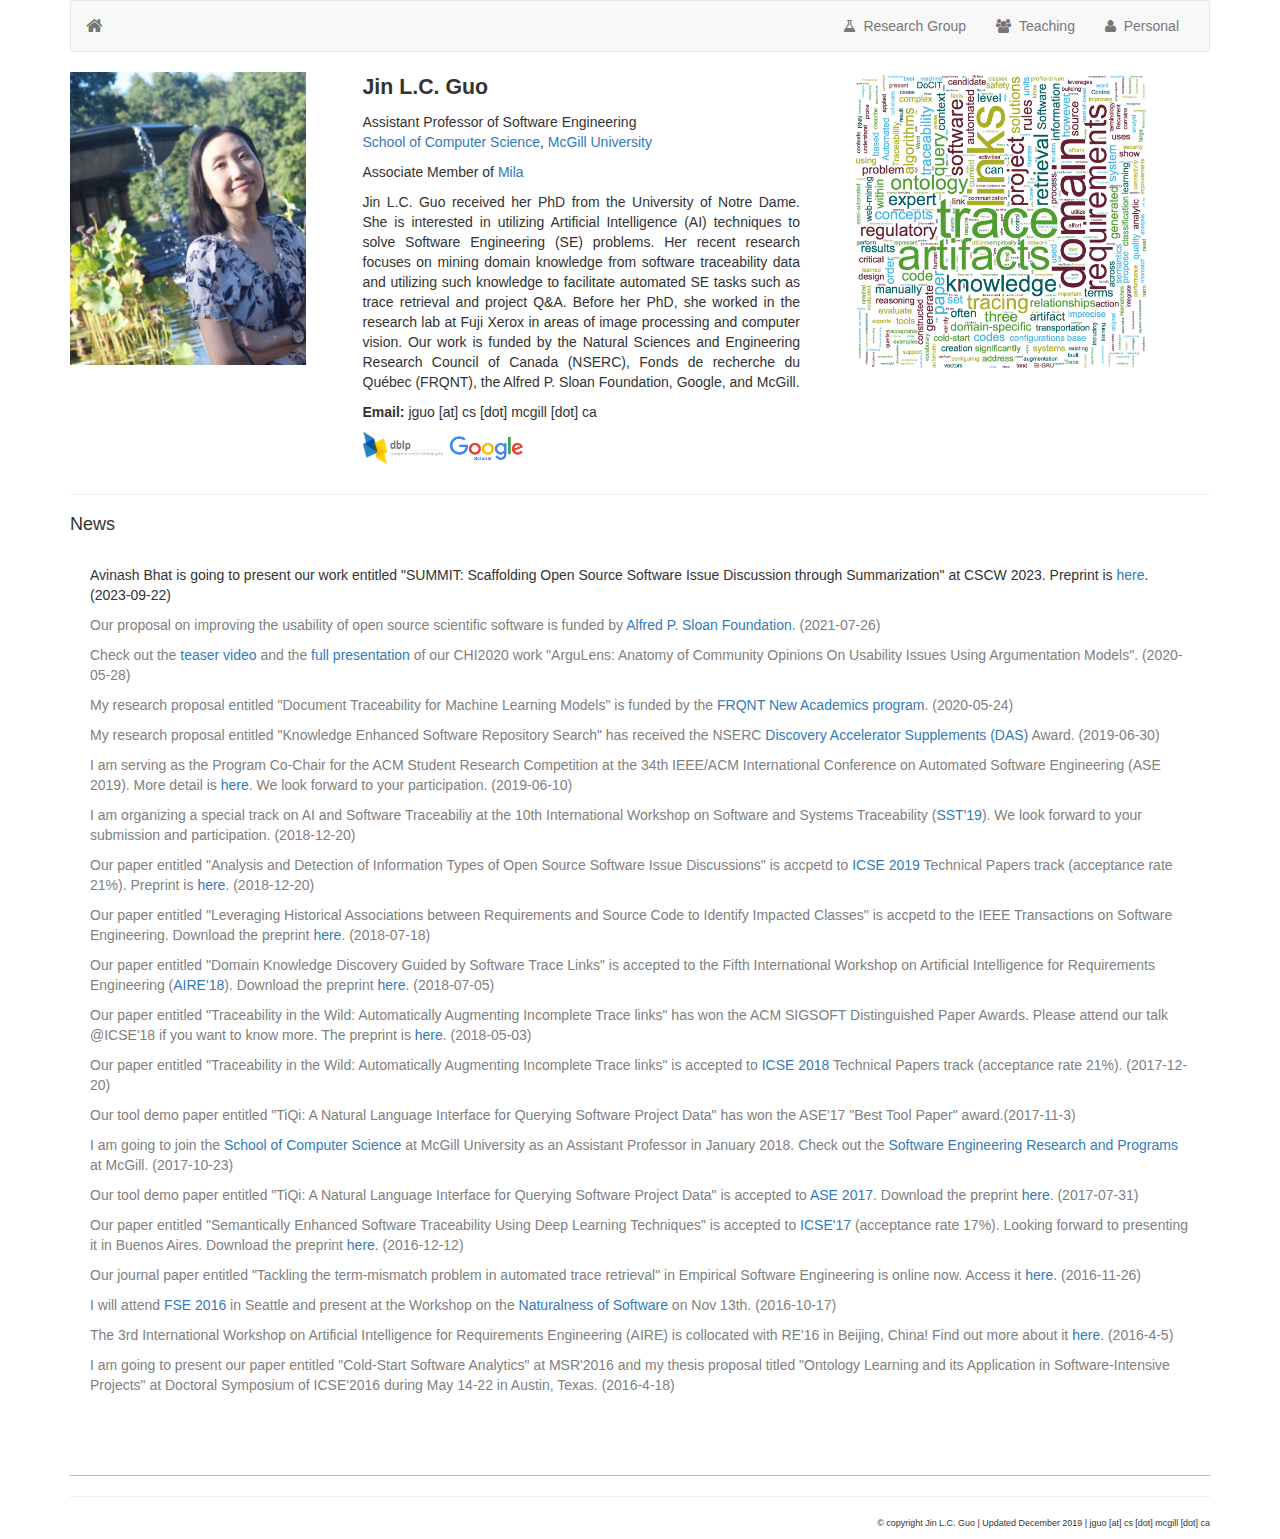
<file: index.html>
<!DOCTYPE html>
<html lang="en">
	<head>
		<meta charset="utf-8">
		<meta http-equiv="X-UA-Compatible" content="IE=edge">
		<meta name="viewport" content="width=device-width, initial-scale=1">
		<title>Jin L.C. Guo | SE Researcher</title>

		<link href="css/bootstrap.min.css" rel="stylesheet">
		<link href="css/font-awesome.min.css" rel="stylesheet">
		<link href="css/maincss.css" rel="stylesheet">

		<!-- HTML5 Shim and Respond.js IE8 support of HTML5 elements and media queries -->
		<!-- WARNING: Respond.js doesn't work if you view the page via file:// -->
	    	<!--[if lt IE 9]>
	   		   	<script src="https://oss.maxcdn.com/libs/html5shiv/3.7.0/html5shiv.js"></script>
	      		<script src="https://oss.maxcdn.com/libs/respond.js/1.4.2/respond.min.js"></script>
	    	<![endif]-->
  	</head>
  	<body>
  		<div class="container">
				<nav class="navbar navbar-default">
						<div class="container-fluid">
							<!-- Brand and toggle get grouped for better mobile display -->
							<div class="navbar-header">
								<button type="button" class="navbar-toggle collapsed" data-toggle="collapse" data-target="#navbar-responsive-collapse" aria-expanded="false">
									<span class="sr-only">Toggle navigation</span>
									<span class="icon-bar"></span>
									<span class="icon-bar"></span>
									<span class="icon-bar"></span>
								</button>
								<a class="navbar-brand" href="index.html">
									<i class="fa fa-home"></i> &nbsp;
								</a>
							</div>
		
							<!-- Collect the nav links, forms, and other content for toggling -->
							<div class="collapse navbar-collapse" id="navbar-responsive-collapse">
								<ul class="nav navbar-nav navbar-right">		
									<li><a href="lab.html"><i class="fa fa-flask"></i> &nbsp;Research Group</a></li>		
									<li><a href="teaching.html"><i class="fa fa-users"></i> &nbsp;Teaching</a></li>
									<li><a href="personal.html"><i class="fa fa-user"></i> &nbsp;Personal</a></li>
								</ul>
							</div><!-- /.navbar-collapse -->
						</div><!-- /.container-fluid -->
					</nav>

			<div class="row main-content">
				<div class="col-xs-4 col-sm-4 col-lg-3">
					<img src="img/Jin.jpg" width="90%" alt="Jin's profile picture">
				</div>
				<div class="col-sm-5 col-lg-4 col-lg-push-5 hidden-xs">
					<img src="img/wordcloud_Jin.png" width="83%" class="word-cloud" alt="Jin's word cloud">
				</div>
				<div class="col-xs-8 col-sm-12 col-lg-5 col-lg-pull-4">
				<p><span STYLE="font-size: 16pt"><strong>Jin L.C. Guo</strong></p>
				<p>Assistant Professor of Software Engineering<br><a href="http://www.cs.mcgill.ca/" target="_blank">School of Computer Science</a>, <a href="http://www.mcgill.ca" target="_blank">McGill University</a></p>
				<p>Associate Member of <a href="https://mila.quebec" target="_blank">Mila</a></p>
				<p  class="text-intro">Jin L.C. Guo received her PhD from the University of Notre Dame.  She is interested in utilizing Artificial Intelligence (AI) techniques to solve Software Engineering (SE) problems. Her recent research focuses on mining domain knowledge from software traceability data and utilizing such knowledge to facilitate automated SE tasks such as trace retrieval and project Q&A. Before her PhD, she worked in the research lab at Fuji Xerox in areas of image processing and computer vision. 
					Our work is funded by the Natural Sciences and Engineering Research Council of Canada (NSERC), Fonds de recherche du Québec (FRQNT), the Alfred P. Sloan Foundation, Google, and McGill. 
				</p>
				<p><strong>Email:</strong> jguo [at] cs [dot] mcgill [dot] ca
					 &nbsp; &nbsp;
						<p><a href="http://dblp.uni-trier.de/pers/hd/g/Guo_0004:Jin" target="_blank">
							<img src="img/icon/dblp.png"  alt="dblp icon" style="width:80px"</i>
						</a>
						<a href="https://scholar.google.ca/citations?user=6AbFevoAAAAJ&hl=en" target="_blank">
							<img src="img/icon/Google_Scholar.png"  alt="gscholar icon" style="width:80px"</i>
						</a></p>
					<p>
				</div>

				<div class="col-xs-12">
					<hr>
					<h4 class="likesectionHead" id="news">News</h4>
					<div class="sectionContent">
					<p> Avinash Bhat is going to present our work entitled "SUMMIT: Scaffolding Open Source Software Issue Discussion through Summarization" at CSCW 2023. Preprint is <a href="https://arxiv.org/pdf/2308.02780.pdf" target="blank">here</a>. (2023-09-22)</p>	
	
						<font color = "gray"><p> Our proposal on improving the usability of open source scientific software is funded by <a href="https://sloan.org/grant-detail/9591" target="blank">Alfred P. Sloan Foundation</a>. (2021-07-26) </p>	
					<p> Check out the <a href="https://youtu.be/r3bNFj5UipE" target="blank">teaser video</a> and the <a href="https://youtu.be/Z_g44DBXrmg" target="blank">full presentation</a> of our CHI2020 work "ArguLens: Anatomy of Community Opinions On Usability Issues Using Argumentation Models". (2020-05-28)</p>	
					<p> My research proposal entitled "Document Traceability for Machine Learning Models" is funded by the <a href="http://www.frqnt.gouv.qc.ca/en/bourses-et-subventions/consulter-les-programmes-remplir-une-demande/bourse/research-support-for-new-academics-bwo7dhlk1561656351739" target="_blank">FRQNT New Academics program</a>. (2020-05-24)</p>	
					<p>My research proposal entitled "Knowledge Enhanced Software Repository Search" has received the NSERC <a href="http://www.nserc-crsng.gc.ca/NSERC-CRSNG/FundingDecisions-DecisionsFinancement/DiscoveryAcceleratorSupplements-SupplementsAccelerationDecouverte/index_eng.asp?Year=2019" target="_blank">Discovery Accelerator Supplements (DAS)</a> Award. (2019-06-30)</p>	
					<p>I am serving as the Program Co-Chair for the ACM Student Research Competition at the 34th IEEE/ACM International Conference on Automated Software Engineering (ASE 2019). More detail is <a href="https://2019.ase-conferences.org/track/ase-2019-Student-Research-Competition" target="_blank">here</a>. We look forward to your participation. (2019-06-10)</p>
					<p>I am organizing a special track on AI and Software Traceabiliy at the 10th International Workshop on Software and Systems Traceability (<a href="https://sst2019.chalmers.se/special-track/" target="_blank">SST'19</a>). We look forward to your submission and participation. (2018-12-20)</p>	
					<p>Our paper entitled "Analysis and Detection of Information Types of Open Source Software Issue Discussions" is accpetd to <a href="https://2019.icse-conferences.org/" target="_blank">ICSE 2019</a> Technical Papers track  (acceptance rate 21%). Preprint is <a href="https://arxiv.org/abs/1902.07093" target="_blank">here</a>. (2018-12-20)</p>
					<p>Our paper entitled "Leveraging Historical Associations between Requirements and Source Code to Identify Impacted Classes" is accpetd to the IEEE Transactions on Software Engineering.  Download the preprint <a href="https://arxiv.org/pdf/1808.06359.pdf" target="_blank">here</a>. (2018-07-18)</p>
					<p>Our paper entitled "Domain Knowledge Discovery Guided by Software Trace Links" is accepted to the Fifth International Workshop on Artificial Intelligence for Requirements Engineering (<a href="http://aire18.aset.tu-berlin.de" target="_blank">AIRE'18</a>). Download the preprint <a href="https://arxiv.org/pdf/1808.05209.pdf" target="_blank">here</a>. (2018-07-05)</p>
					<p>Our paper entitled "Traceability in the Wild: Automatically Augmenting Incomplete Trace links" has won the ACM SIGSOFT Distinguished Paper Awards. Please attend our talk @ICSE'18 if you want to know more. The preprint is <a href="https://arxiv.org/abs/1804.02433" target="_blank">here</a>. (2018-05-03)</p>
					<p>Our paper entitled "Traceability in the Wild: Automatically Augmenting Incomplete Trace links" is accepted to <a href="https://www.icse2018.org" target="_blank">ICSE 2018</a> Technical Papers track  (acceptance rate 21%). (2017-12-20)</p>
					<p>Our tool demo paper entitled "TiQi:  A Natural Language Interface for Querying Software Project Data" has won the  ASE'17 "Best Tool Paper" award.(2017-11-3)</p>
					<p>I am going to join the <a href="http://www.cs.mcgill.ca/" target="_blank">School of Computer Science</a> at McGill University as an Assistant Professor in January 2018. Check out the <a href="http://softeng.mcgill.ca" target="_blank">Software Engineering Research and Programs</a> at McGill. (2017-10-23)</p>
					<p>Our tool demo paper entitled "TiQi:  A Natural Language Interface for Querying Software Project Data" is accepted to <a href="http://ase2017.org" target="_blank">ASE 2017</a>. Download the preprint <a href="resources/papers/ASE17_demo_preprint.pdf" target="_blank">here</a>. (2017-07-31)</p>
					<p>Our paper entitled "Semantically Enhanced Software Traceability Using Deep Learning Techniques" is accepted to <a href="http://icse2017.gatech.edu" target="_blank">ICSE'17</a> (acceptance rate 17%). Looking forward to presenting it in Buenos Aires. Download the preprint <a href="resources/papers/ICSE2017_JIN_Preprint.pdf" target="_blank">here</a>. (2016-12-12)</p>
					<p>Our journal paper entitled "Tackling the term-mismatch problem in automated trace retrieval" in Empirical Software Engineering is online now. Access it  <a href="http://rdcu.be/m0rq" target="_blank">here</a>. (2016-11-26)</p>
					<p>I will attend  <a href="https://www.cs.ucdavis.edu/fse2016/" target="_blank">FSE 2016</a> in Seattle and present at the Workshop on the <a href = "http://nlse-fse.github.io" target="_blank">Naturalness of Software</a> on Nov 13th. (2016-10-17)</p>
					<p>The 3rd International Workshop on Artificial Intelligence for Requirements Engineering (AIRE) is collocated with RE'16 in Beijing, China! Find out more about it <a href="http://sarec.nd.edu/aire16/index.html" target="_blank">here</a>. (2016-4-5)</p>
					<p>I am going to present our paper entitled "Cold-Start Software Analytics" at MSR'2016 and my thesis proposal titled "Ontology Learning and its Application in Software-Intensive Projects" at Doctoral Symposium of ICSE'2016 during May 14-22 in Austin, Texas. (2016-4-18)</p> </font>
					</div>
				</div>
			</div>

			<footer>
				<hr>
				<p class="text-right copyright">&copy; copyright Jin L.C. Guo | Updated December 2019
				| jguo [at] cs [dot] mcgill [dot] ca<p>
			</footer>
		</div>

    	<script src="js/jquery.min.js"></script>
    	<script src="js/bootstrap.min.js"></script>

  	</body>
</html>
</file>
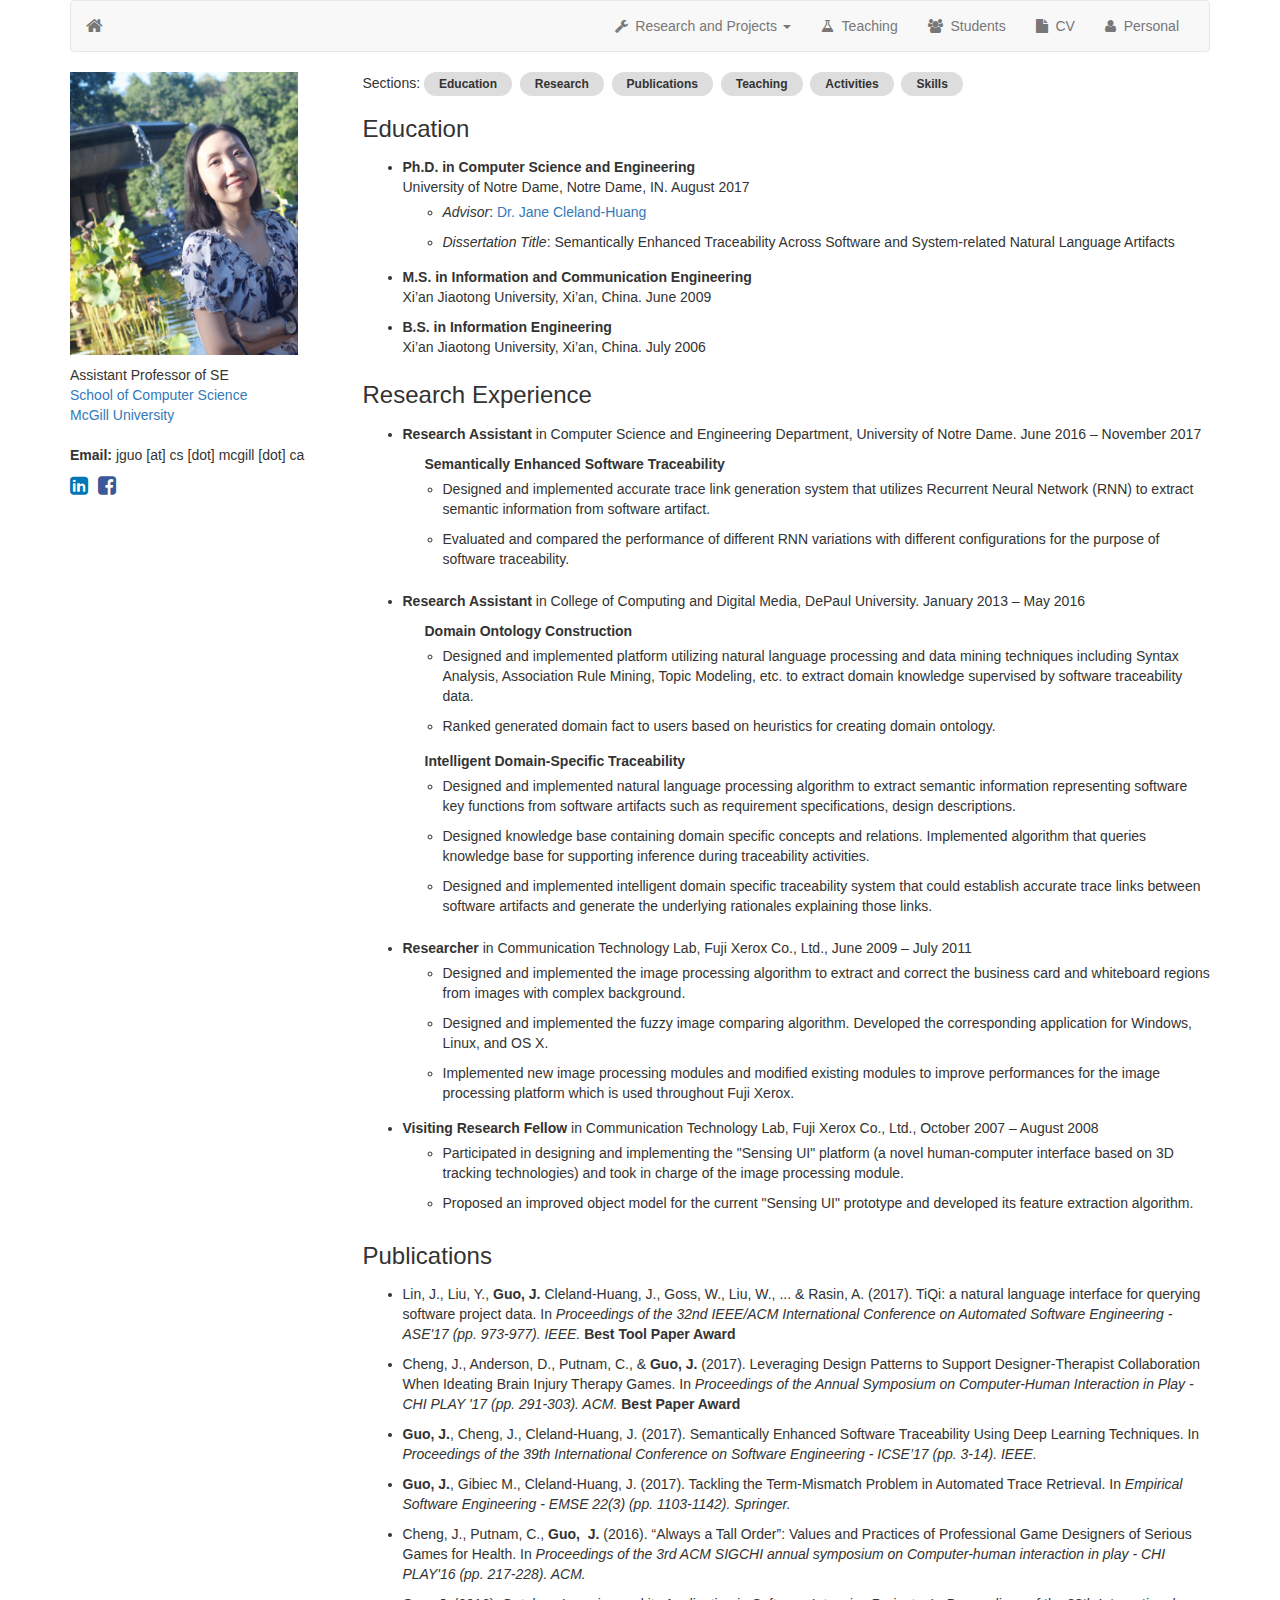
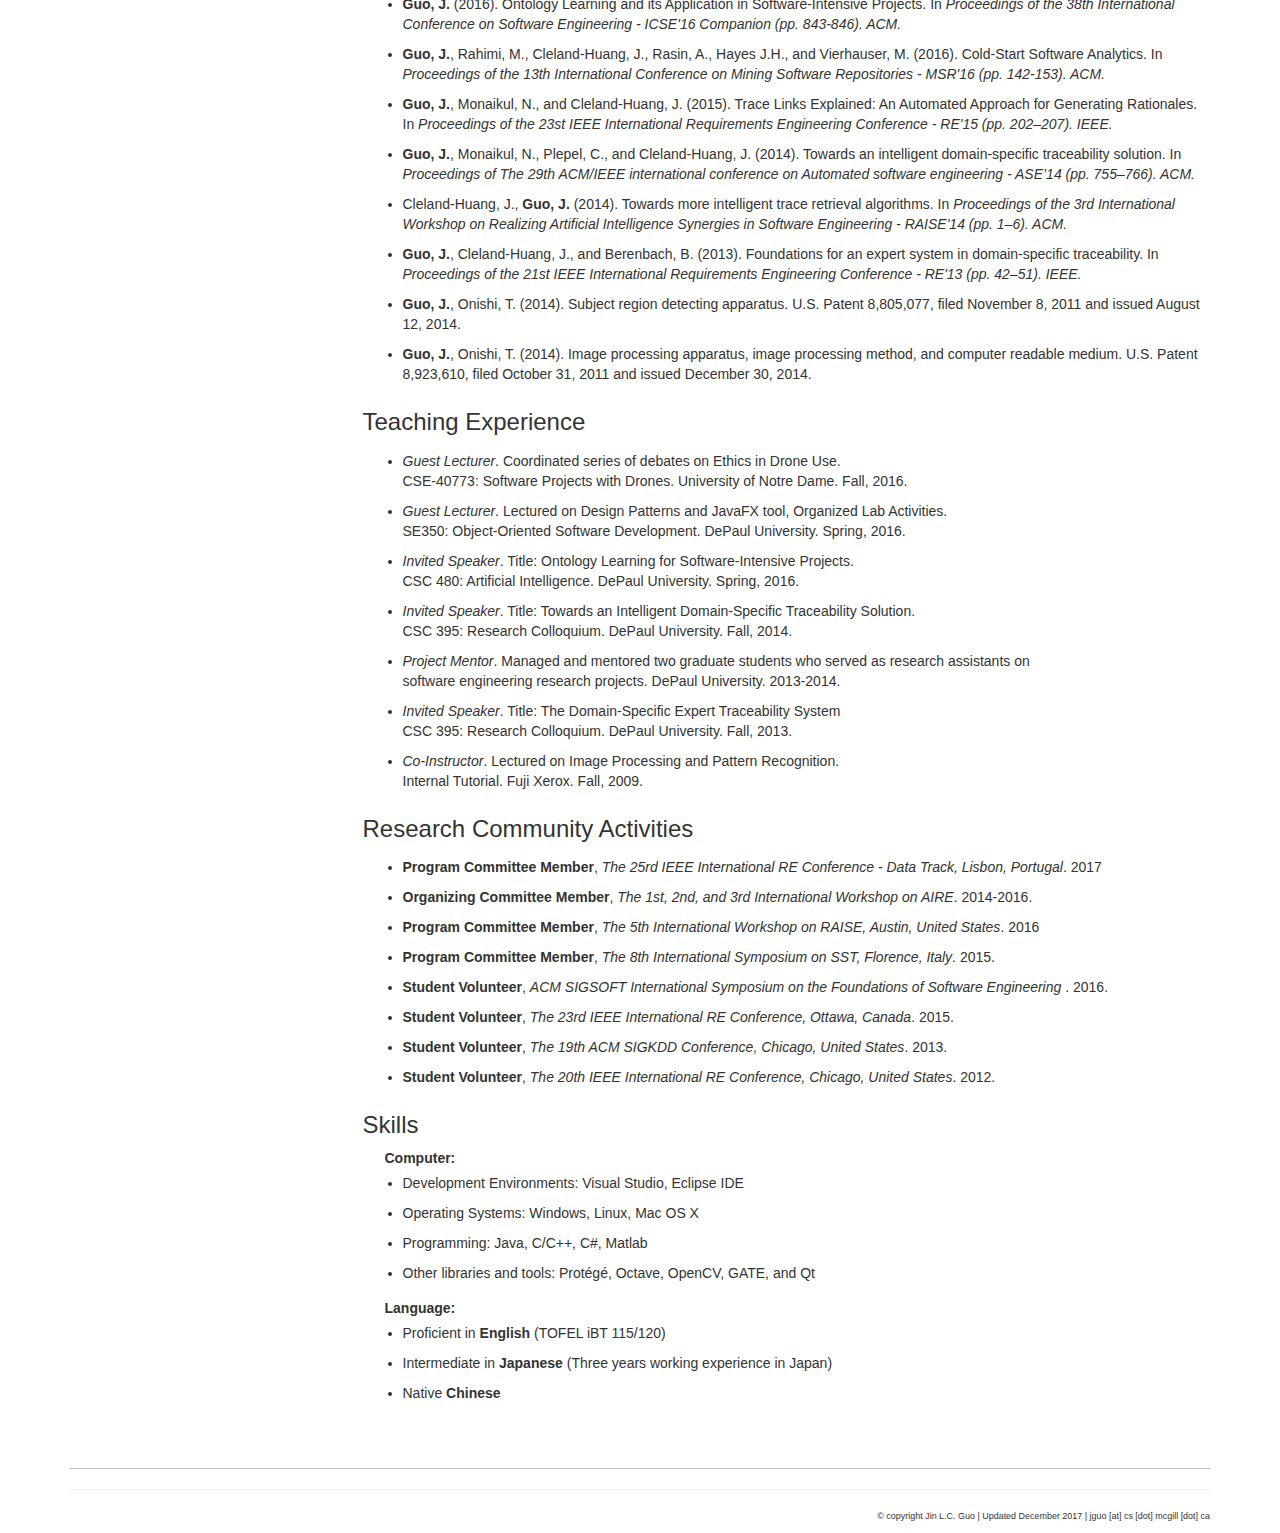
<file: cv.html>
<!DOCTYPE html>
<html lang="en">
	<head>
		<meta charset="utf-8">
		<meta http-equiv="X-UA-Compatible" content="IE=edge">
		<meta name="viewport" content="width=device-width, initial-scale=1">
		<title>Jin L.C. Guo | SE Researcher</title>

		<link href="css/bootstrap.min.css" rel="stylesheet">
		<link href="css/font-awesome.min.css" rel="stylesheet">
		<link href="css/maincss.css" rel="stylesheet">
		<link href="css/cv.css" rel="stylesheet">

		<!-- HTML5 Shim and Respond.js IE8 support of HTML5 elements and media queries -->
		<!-- WARNING: Respond.js doesn't work if you view the page via file:// -->
	    	<!--[if lt IE 9]>
	   		   	<script src="https://oss.maxcdn.com/libs/html5shiv/3.7.0/html5shiv.js"></script>
	      		<script src="https://oss.maxcdn.com/libs/respond.js/1.4.2/respond.min.js"></script>
	    	<![endif]-->
  	</head>
  	<body>
  		<div class="container">
			<nav class="navbar navbar-default">
				<div class="container-fluid">
					<!-- Brand and toggle get grouped for better mobile display -->
					<div class="navbar-header">
						<button type="button" class="navbar-toggle collapsed" data-toggle="collapse" data-target="#navbar-responsive-collapse" aria-expanded="false">
							<span class="sr-only">Toggle navigation</span>
							<span class="icon-bar"></span>
							<span class="icon-bar"></span>
							<span class="icon-bar"></span>
						</button>
						<a class="navbar-brand" href="index.html">
							<i class="fa fa-home"></i> &nbsp;
						</a>
					</div>

					<!-- Collect the nav links, forms, and other content for toggling -->
					<div class="collapse navbar-collapse" id="navbar-responsive-collapse">
						<ul class="nav navbar-nav navbar-right">
							<li id="projects-dropdown">
								<a href="#" class="dropdown-toggle" data-toggle="dropdown" role="button" aria-haspopup="true" aria-expanded="false">
									<i class="fa fa-wrench"></i> &nbsp;Research and Projects <span class="caret"></span>
								</a>
								<ul class="dropdown-menu">
									<li><a href="ontology.html">Domain Ontology Construction</a></li>
									<li><a href="docit.html">Intelligent Software Traceability</a></li>
									<li><a href="equery.html">Support for Query Evolution</a></li>
									<li><a href="otherProjects.html">Others Projects</a></li>
								</ul>
							</li>
							<li><a href="teaching.html"><i class="fa fa-flask"></i> &nbsp;Teaching</a></li>
							<li><a href="students.html"><i class="fa fa-users"></i> &nbsp;Students</a></li>
							<li><a href="cv.html"><i class="fa fa-file"></i> &nbsp;CV</a></li>
							<li><a href="personal.html"><i class="fa fa-user"></i> &nbsp;Personal</a></li>
						</ul>
					</div><!-- /.navbar-collapse -->
				</div><!-- /.container-fluid -->
			</nav>

			<div class="row main-content">
				<div class="col-sm-4 col-lg-3 hidden-xs">
					<img src="img/Jin.jpg" width="87%" alt="Jin's profile picture">
					<p></p>
					<p></p>
					Assistant Professor of SE<br><a href="http://www.cs.mcgill.ca/" target="_blank">School of Computer Science</a><br>
					<a href="http://www.mcgill.ca" target="_blank">McGill University</a>
					<p><br><strong>Email:</strong> jguo [at] cs [dot] mcgill [dot] ca</p>
					<p class="pull-left">
						<a href="https://www.linkedin.com/in/jin-guo-50382535" target="_blank">
							<i class="fa fa-linkedin-square social-media-icons linkedin-icon"></i>
						</a>
						<a href="https://www.facebook.com/jinngoo" target="_blank">
							<i class="fa fa-facebook-square social-media-icons facebook-icon"></i>
						</a>
					<p>
				</div>
				<div class="col-sm-8 col-lg-9">
				<!-- 	<a href="resources/JinGuoCV.pdf" target="_blank"><p> Download PDF version</p></a>  -->
					Sections:
					<a class="pill" href="#education">Education</a>&nbsp;
					<a class="pill" href="#research">Research</a>&nbsp;
					<a class="pill" href="#publications">Publications</a>&nbsp;
					<a class="pill" href="#teaching">Teaching</a>&nbsp;
					<a class="pill" href="#activities">Activities</a>&nbsp;
					<a class="pill" href="#skills">Skills</a>

					<div id="cv-content"> <!-- start CV content -->
					<h3 class="likesectionHead" id="education"><a
 id="x1-1000"></a>Education</h3>
     <ul class="itemize0">
     <li class="itemize"><span
class="pplb9d-">Ph.D. in Computer Science and Engineering </span><br
class="newline" />University of Notre Dame, Notre Dame, IN. August 2017
          <ul class="itemize0">
          <li class="itemize"><span
class="pplri9d-">Advisor</span>: <a href="http://sarec.nd.edu/pages/ClelandHuang.html" target="_blank">Dr. Jane Cleland-Huang</a>
          </li>
          <li class="itemize"><span
class="pplri9d-">Dissertation Title</span>: Semantically Enhanced Traceability Across Software and System-related Natural Language Artifacts </li></ul>
   	</li>

     <li class="itemize"><span
class="pplb9d-">M.S.</span><span
class="pplb9d-">&#x00A0;in Information and Communication Engineering</span><br
class="newline" />Xi&#8217;an Jiaotong University, Xi&#8217;an, China. June 2009
     </li>
     <li class="itemize"><span
class="pplb9d-">B.S.</span><span
class="pplb9d-">&#x00A0;in Information Engineering</span><br
class="newline" />Xi&#8217;an Jiaotong University, Xi&#8217;an, China. July 2006 </li></ul>
<!--l. 142--><p class="noindent" >
<h3 class="likesectionHead" id="research"><a
 id="x1-2000"></a>Research Experience</h3>
	<ul class="itemize0">
		<li class="itemize">
			<span class="pplb9d-">Research Assistant </span>in Computer Science and Engineering Department, University of Notre Dame. June 2016 – November 2017
			<p class="subCategory"><span class="pplb9d-">Semantically Enhanced Software Traceability</span></p>
			  <ul class="itemize0"><li class="itemize">Designed and implemented accurate trace link generation system that utilizes Recurrent Neural Network (RNN) to extract semantic information from software artifact.</li>
			  <li class="itemize">Evaluated and compared the performance of different RNN variations with different configurations for the purpose of software traceability.</li>
			  </ul>


		 </li>
		<li class="itemize">
			<span class="pplb9d-">Research Assistant </span>in College of Computing and Digital Media, DePaul University. January 2013 – May 2016
			<p class="subCategory"><span class="pplb9d-">Domain Ontology Construction </span></p>
			  <ul class="itemize0"><li class="itemize">Designed and implemented platform utilizing natural language processing and data mining techniques including Syntax Analysis, Association Rule Mining, Topic Modeling, etc. to extract domain knowledge supervised by software traceability data.</li>
			  <li class="itemize">Ranked generated domain fact to users based on heuristics for creating domain ontology.</li>
			  </ul>

			<p class="subCategory"><span class="pplb9d-">Intelligent Domain-Specific Traceability</span></p>
			<ul class="itemize0">
				<li class="itemize">Designed and implemented natural language processing algorithm to extract semantic information representing software key functions from software artifacts such as requirement specifications, design descriptions.</li>
				<li class="itemize">Designed knowledge base containing domain specific concepts and relations. Implemented algorithm that queries knowledge base for supporting inference during traceability activities.</li>
				<li class="itemize">Designed and implemented intelligent domain specific traceability system that could establish accurate trace links between software artifacts and generate the underlying rationales explaining those links.</li>
			</ul>




		 </li>
		 <li class="itemize"><span class="pplb9d-">Researcher </span>in Communication Technology Lab, Fuji Xerox Co., Ltd., June 2009 – July 2011
			  <ul class="itemize0"><li class="itemize">Designed and implemented the image processing algorithm to extract and correct the business card and whiteboard regions from images with complex background. </li>
			  <li class="itemize">Designed and implemented the fuzzy image comparing algorithm. Developed the corresponding application for Windows, Linux, and OS X. </li>
			  <li class="itemize">Implemented new image processing modules and modified existing modules to improve performances for the image processing platform which is used throughout Fuji Xerox. </li>
			  </ul>
		 </li>

		  <li class="itemize"><span class="pplb9d-">Visiting Research Fellow </span>in Communication Technology Lab, Fuji Xerox Co., Ltd., October 2007 – August 2008
			  <ul class="itemize0"><li class="itemize">Participated in designing and implementing the "Sensing UI" platform (a novel human-computer interface based on 3D tracking technologies) and took in charge of the image processing module.</li>
			  <li class="itemize">Proposed an improved object model for the current "Sensing UI" prototype and developed its feature extraction algorithm.</li>
			  </ul>
		 </li>
	</ul>


<p class="noindent" >
<h3 class="likesectionHead" id="publications"><a
 id="x1-5000"></a>Publications</h3>
	<ul class="itemize0">

						<li class="itemize">Lin, J., Liu, Y., <span class="pplb9d-">Guo,</span><span class="pplb9d-"> J.</span> Cleland-Huang, J., Goss, W., Liu, W., ... & Rasin, A. (2017). TiQi: a natural language interface for querying software project data. In <span class="pplri9d-">Proceedings of the 32nd IEEE/ACM International Conference on Automated Software Engineering - ASE'17 (pp. 973-977). IEEE.</span> <strong>Best Tool Paper Award</strong></li>
						<li class="itemize">Cheng, J., Anderson, D., Putnam, C., & <span class="pplb9d-">Guo,</span><span class="pplb9d-"> J.</span> (2017). Leveraging Design Patterns to Support Designer-Therapist Collaboration When Ideating Brain Injury Therapy Games. In <span class="pplri9d-">Proceedings of the Annual Symposium on Computer-Human Interaction in Play - CHI PLAY '17 (pp. 291-303). ACM.</span> <strong>Best Paper Award</strong></li>
						<li class="itemize"><span class="pplb9d-">Guo,</span><span class="pplb9d-"> J.</span>, Cheng, J., Cleland-Huang, J. (2017). Semantically Enhanced Software Traceability Using Deep Learning Techniques. In <span class="pplri9d-">Proceedings of the 39th International Conference on Software Engineering - ICSE’17 (pp. 3-14). IEEE.</span></li>
						<li class="itemize"><span class="pplb9d-">Guo,</span><span class="pplb9d-"> J.</span>, Gibiec M., Cleland-Huang, J. (2017). Tackling the Term-Mismatch Problem in Automated Trace Retrieval. In <span class="pplri9d-">Empirical Software Engineering - EMSE 22(3) (pp. 1103-1142). Springer.</span></li>
						<li class="itemize">Cheng, J., Putnam, C., <span class="pplb9d-">Guo, </span><span class="pplb9d-"> J.</span> (2016). “Always a Tall Order”: Values and Practices of Professional Game Designers of Serious Games for Health. In <span class="pplri9d-">Proceedings of the 3rd ACM SIGCHI annual symposium on Computer-human interaction in play - CHI PLAY'16 (pp. 217-228). ACM. </span></li>
						<li class="itemize"><span class="pplb9d-">Guo,</span><span class="pplb9d-"> J.</span> (2016). Ontology Learning and its Application in Software-Intensive Projects. In <span class="pplri9d-">Proceedings of the 38th International Conference on Software Engineering - ICSE'16 Companion (pp. 843-846). ACM.</span></li>
						<li class="itemize"><span class="pplb9d-">Guo,</span><span class="pplb9d-"> J.</span>, Rahimi, M., Cleland-Huang, J., Rasin, A., Hayes J.H., and Vierhauser, M. (2016). Cold-Start Software Analytics. In <span class="pplri9d-">Proceedings of the 13th International Conference on Mining Software Repositories - MSR'16 (pp. 142-153). ACM.</span></li>
						<li class="itemize"><span class="pplb9d-">Guo,</span><span class="pplb9d-"> J.</span>, Monaikul, N., and Cleland-Huang, J. (2015). Trace Links Explained: An Automated Approach for Generating Rationales. In <span class="pplri9d-">Proceedings of the 23st IEEE International Requirements Engineering Conference - RE'15 (pp. 202–207). IEEE.</span></li>
						<li class="itemize"><span class="pplb9d-">Guo,</span><span class="pplb9d-"> J.</span>, Monaikul, N., Plepel, C., and Cleland-Huang, J. (2014). Towards an intelligent domain-specific traceability solution. In<span class="pplri9d-"> Proceedings of The 29th ACM/IEEE international conference on Automated software engineering - ASE’14 (pp. 755–766). ACM.</span></li>
						<li class="itemize">Cleland-Huang, J., <span class="pplb9d-">Guo,</span><span class="pplb9d-"> J.</span> (2014). Towards more intelligent trace retrieval algorithms. In <span class="pplri9d-"> Proceedings of the 3rd International Workshop on Realizing Artificial Intelligence Synergies in Software Engineering - RAISE'14 (pp. 1–6). ACM. </span></li>
						<li class="itemize"><span class="pplb9d-">Guo,</span><span class="pplb9d-"> J.</span>, Cleland-Huang, J., and Berenbach, B. (2013). Foundations for an expert system in domain-specific traceability. In <span class="pplri9d-">Proceedings of the 21st IEEE International Requirements Engineering Conference - RE'13 (pp. 42–51). IEEE. </span></li>
						<li class="itemize"><span class="pplb9d-">Guo,</span><span class="pplb9d-"> J.</span>, Onishi, T. (2014). Subject region detecting apparatus. U.S. Patent 8,805,077, filed November 8, 2011 and issued August 12, 2014.</li>
						<li class="itemize"><span class="pplb9d-">Guo,</span><span class="pplb9d-"> J.</span>, Onishi, T. (2014). Image processing apparatus, image processing method, and computer readable medium. U.S. Patent 8,923,610, filed October 31, 2011 and issued December 30, 2014. </li>
	</ul>

<p class="noindent" >
<h3 class="likesectionHead" id="teaching"><a
 id="x1-4000"></a>Teaching Experience</h3>
     <ul class="itemize0">
     <li class="itemize"><span class="pplri9d-">Guest Lecturer</span>. Coordinated series of debates on Ethics in Drone Use.<br> CSE-40773: Software Projects with Drones. University of Notre Dame. Fall, 2016.</li>

	<li class="itemize"><span class="pplri9d-">Guest Lecturer</span>. Lectured on Design Patterns and JavaFX tool, Organized Lab Activities. <br>SE350: Object-Oriented Software Development. DePaul University. Spring, 2016.</li>

	<li class="itemize"><span class="pplri9d-">Invited Speaker</span>. Title: Ontology Learning for Software-Intensive Projects. <br>CSC 480: Artificial Intelligence. DePaul University. Spring, 2016.</li>

	<li class="itemize"><span class="pplri9d-">Invited Speaker</span>. Title: Towards an Intelligent Domain-Specific Traceability Solution. <br>CSC 395: Research Colloquium. DePaul University. Fall, 2014.</li>

	<li class="itemize"><span class="pplri9d-">Project Mentor</span>. Managed and mentored two graduate students
who served as research assistants on <br>software engineering research projects. DePaul University. 2013-2014.</li>

	<li class="itemize"><span class="pplri9d-">Invited Speaker</span>. Title: The Domain-Specific Expert Traceability System<br>CSC 395: Research Colloquium. DePaul University. Fall, 2013.</li>

	<li class="itemize"><span class="pplri9d-">Co-Instructor</span>. Lectured on Image Processing and Pattern Recognition.<br> Internal Tutorial. Fuji Xerox. Fall, 2009.</li>
     </ul>

<p class="noindent" >
<h3 class="likesectionHead" id="activities"><a
 id="x1-4000"></a>Research Community Activities</h3>
     <ul class="itemize0">
    <li class="itemize"><span class="pplb9d-">Program Committee Member</span>, <span
class="pplri9d-">The 25rd IEEE International RE Conference - Data Track, Lisbon, Portugal</span>. 2017
     </li>
     <li class="itemize"><span class="pplb9d-">Organizing Committee Member</span>, <span
class="pplri9d-">The 1st, 2nd, and 3rd International Workshop on AIRE</span>. 2014-2016.
     </li>
     <li class="itemize"><span class="pplb9d-">Program Committee Member</span>, <span
class="pplri9d-">The 5th International Workshop on RAISE, Austin, United States</span>. 2016
     </li>
     <li class="itemize"><span class="pplb9d-">Program Committee Member</span>, <span
class="pplri9d-">The 8th International Symposium on SST, Florence, Italy</span>. 2015.
     </li>
     <li class="itemize"><span class="pplb9d-">Student Volunteer</span>, <span
class="pplri9d-">ACM SIGSOFT International Symposium on the Foundations of Software Engineering
</span>. 2016.
     </li>
     <li class="itemize"><span class="pplb9d-">Student Volunteer</span>, <span
class="pplri9d-">The 23rd IEEE International RE Conference, Ottawa, Canada</span>. 2015.
     </li>
     <li class="itemize"><span class="pplb9d-">Student Volunteer</span>, <span
class="pplri9d-">The 19th ACM SIGKDD Conference, Chicago, United States</span>. 2013.
     </li>
     <li class="itemize"><span class="pplb9d-">Student Volunteer</span>, <span
class="pplri9d-">The 20th IEEE International RE Conference, Chicago, United States</span>. 2012.
     </li>
     </ul>

<p class="noindent" >
<h3 class="likesectionHead" id="skills"><a
 id="x1-6000"></a>Skills</h3>
 	<p class="subCategory"><span class="pplb9d-">Computer: </span></p>
     <ul class="itemize0">
     <li class="itemize">Development Environments: Visual Studio, Eclipse IDE
     </li>
     <li class="itemize">Operating Systems: Windows, Linux, Mac OS X
     </li>
     <li class="itemize">Programming: Java, C/C++, C#, Matlab
     </li>
     <li class="itemize">Other libraries and tools: Protégé, Octave, OpenCV, GATE, and Qt</li></ul>

	<p class="subCategory"><span class="pplb9d-">Language: </span> </p>
     <ul class="itemize0">
     <li class="itemize">Proficient in <span class="pplb9d-">English</span> (TOFEL iBT 115/120)
     </li>
     <li class="itemize">Intermediate in <span class="pplb9d-">Japanese</span> (Three years working experience in Japan)
     </li>
      <li class="itemize">Native <span class="pplb9d-">Chinese</span>
     </li>
     </ul>

					</div> <!-- end CV content -->
				</div>
			</div>

			<footer>
				<hr>
				<p class="text-right copyright">&copy; copyright Jin L.C. Guo | Updated December 2017
				| jguo [at] cs [dot] mcgill [dot] ca<p>
			</footer>
		</div>

    	<script src="js/jquery.min.js"></script>
    	<script src="js/bootstrap.min.js"></script>

  	</body>
</html>
</file>
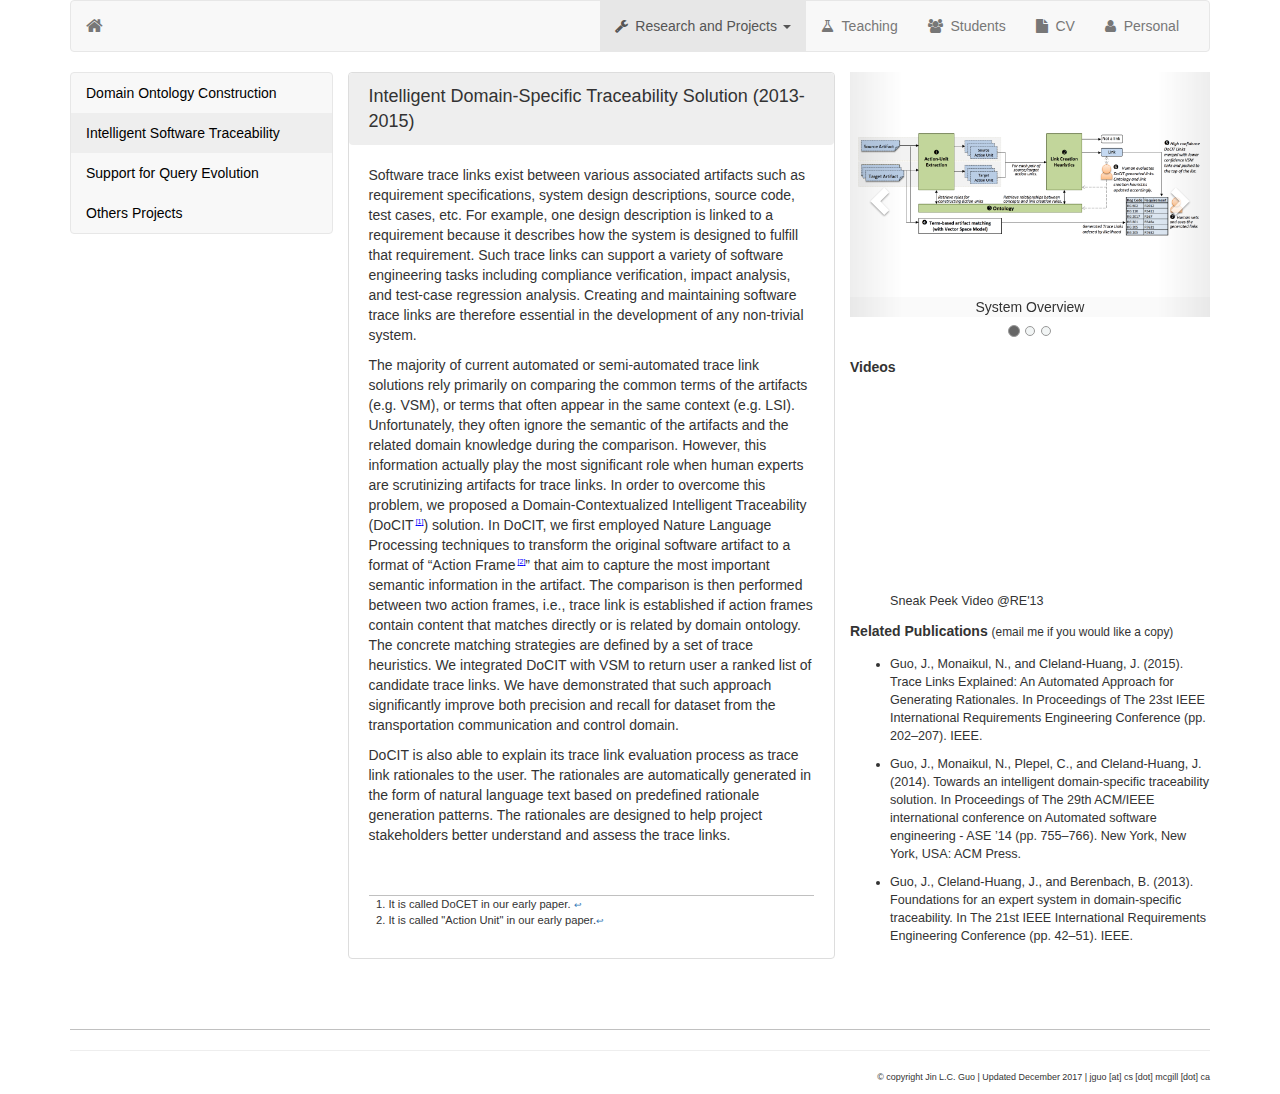
<file: docit.html>
<!DOCTYPE html>
<html lang="en">
	<head>
		<meta charset="utf-8">
		<meta http-equiv="X-UA-Compatible" content="IE=edge">
		<meta name="viewport" content="width=device-width, initial-scale=1">
		<title>Jin L.C. Guo | SE Researcher</title>

		<link href="css/bootstrap.min.css" rel="stylesheet">
		<link href="css/font-awesome.min.css" rel="stylesheet">
		<link href="css/maincss.css" rel="stylesheet">

		<!-- HTML5 Shim and Respond.js IE8 support of HTML5 elements and media queries -->
		<!-- WARNING: Respond.js doesn't work if you view the page via file:// -->
	    	<!--[if lt IE 9]>
	   		   	<script src="https://oss.maxcdn.com/libs/html5shiv/3.7.0/html5shiv.js"></script>
	      		<script src="https://oss.maxcdn.com/libs/respond.js/1.4.2/respond.min.js"></script>
	    	<![endif]-->
  	</head>
  	<body>
  		<div class="container">
			<nav class="navbar navbar-default">
				<div class="container-fluid">
					<!-- Brand and toggle get grouped for better mobile display -->
					<div class="navbar-header">
						<button type="button" class="navbar-toggle collapsed" data-toggle="collapse" data-target="#navbar-responsive-collapse" aria-expanded="false">
							<span class="sr-only">Toggle navigation</span>
							<span class="icon-bar"></span>
							<span class="icon-bar"></span>
							<span class="icon-bar"></span>
						</button>
						<a class="navbar-brand" href="index.html">
							<i class="fa fa-home"></i> &nbsp;
						</a>
					</div>

					<!-- Collect the nav links, forms, and other content for toggling -->
					<div class="collapse navbar-collapse" id="navbar-responsive-collapse">
						<ul class="nav navbar-nav navbar-right">
							<li class="active" id="projects-dropdown">
								<a href="#" class="dropdown-toggle" data-toggle="dropdown" role="button" aria-haspopup="true" aria-expanded="false">
									<i class="fa fa-wrench"></i> &nbsp;Research and Projects <span class="caret"></span>
								</a>
								<ul class="dropdown-menu">
									<li><a href="ontology.html">Domain Ontology Construction</a></li>
									<li><a href="docit.html">Intelligent Software Traceability</a></li>
									<li><a href="equery.html">Support for Query Evolution</a></li>
									<li><a href="otherProjects.html">Others Projects</a></li>
								</ul>
							</li>
							<li><a href="teaching.html"><i class="fa fa-flask"></i> &nbsp;Teaching</a></li>
							<li><a href="students.html"><i class="fa fa-users"></i> &nbsp;Students</a></li>
							<li><a href="cv.html"><i class="fa fa-file"></i> &nbsp;CV</a></li>
							<li><a href="personal.html"><i class="fa fa-user"></i> &nbsp;Personal</a></li>
						</ul>
					</div><!-- /.navbar-collapse -->
				</div><!-- /.container-fluid -->
			</nav>

			<div class="row main-content">
				<div class="col-md-3">
					<div class="sidebar hidden-print hidden-xs hidden-sm">
						<ul class="nav">
							<li><a href="ontology.html">Domain Ontology Construction</a></li>
							<li class="active"><a href="docit.html">Intelligent Software Traceability</a></li>
							<li><a href="equery.html">Support for Query Evolution</a></li>
							<li><a href="otherProjects.html">Others Projects</a></li>
						</ul>
					</div>
				</div>

				<div class="col-xs-12 col-md-4 pull-right">
					<div id="carousel-slides" class="carousel slide" data-ride="carousel">
						<ol class="carousel-indicators">
							<li data-target="#carousel-slides" data-slide-to="0" class="active"></li>
							<li data-target="#carousel-slides" data-slide-to="1"></li>
							<li data-target="#carousel-slides" data-slide-to="2"></li>
						</ol>

						<!-- Wrapper for slides -->
						<div class="carousel-inner" role="listbox">
							<div class="item active">
								<img src="img/docit/SystemOverview.png" alt="Ontology Learning System.">
								<center><span class="pplb9d-">System Overview</span></center>
							</div>
							<div class="item">
								<img src="img/docit/MAP.png" alt="Mean Average Precision Result">
								<center><span class="pplb9d-">Comparison of VSM and VSM+DoCIT</span></center>
							</div>
							<div class="item">
								<img src="img/docit/TwoActionFrame.png" alt="Linked Action Frames">
								<center><span class="pplb9d-">Two Linked Action Frames and Explanation</span></center>
							</div>
						</div>

						<!-- Wrapper for popup -->
						<div id="popupSlide"></div>

						<!-- Controls -->
						<a class="left carousel-control" href="#carousel-slides" role="button" data-slide="prev">
							<span class="glyphicon glyphicon-chevron-left" aria-hidden="true"></span>
							<span class="sr-only">Previous</span>
						</a>
						<a class="right carousel-control" href="#carousel-slides" role="button" data-slide="next">
							<span class="glyphicon glyphicon-chevron-right" aria-hidden="true"></span>
							<span class="sr-only">Next</span>
						</a>
					</div>
					<br>
				</div>
				<div class="col-xs-12 col-md-5">
					<div class="row section">
						<div class="sectionHeader">
							<h4>Intelligent Domain-Specific Traceability Solution (2013-2015)</h4>
						</div>
						<div class="sectionContent">
							<p>Software trace links exist between various associated artifacts such as requirement specifications, system design descriptions, source code, test cases, etc. For example, one design description is linked to a requirement because it describes how the system is designed to fulfill that requirement. Such trace links can support a variety of software engineering tasks including compliance verification, impact analysis, and test-case regression analysis. Creating and maintaining software trace links are therefore essential in the development of any non-trivial system.</p>
							<p>The majority of current automated or semi-automated trace link solutions rely primarily on comparing the common terms of the artifacts (e.g. VSM), or terms that often appear in the same context (e.g. LSI).  Unfortunately, they often ignore the semantic of the artifacts and the related domain knowledge during the comparison. However, this information actually play the most significant role when human experts are scrutinizing artifacts for trace links. In order to overcome this problem, we proposed a Domain-Contextualized Intelligent Traceability (<a href="#DoCIT" aria-describedby="footnote-label" id="footnotes-docit">DoCIT</a>) solution. In DoCIT, we first employed Nature Language Processing techniques to transform the original software artifact to a format of “<a href="#action-frame" aria-describedby="footnote-label" id="footnotes-af">Action Frame</a>” that aim to capture the most important semantic information in the artifact. The comparison is then performed between two action frames, i.e., trace link is established if action frames contain content that matches directly or is related by domain ontology. The concrete matching strategies are defined by a set of trace heuristics. We integrated DoCIT with VSM to return user a ranked list of candidate trace links. We have demonstrated that such approach significantly improve both precision and recall for dataset from the transportation communication and control domain.</p>

							<p>DoCIT is also able to explain its trace link evaluation process as trace link rationales to the user. The rationales are automatically generated in the form of natural language text based on predefined rationale generation patterns. The rationales are designed to help project stakeholders better understand and assess the trace links.
							</p>
							<footer>
    							<h4 class="visually-hidden" id="footnote-label">Footnotes</h4>
   								<ol>
      							<li id="DoCIT">It is called DoCET in our early paper. <a href="#footnotes-ref" aria-label="Back to content">↩</a></li>
      							<li id="action-frame">It is called "Action Unit" in our early paper.<a href="#footnotes-ref" aria-label="Back to content">↩</a></li>
      					 		</ol>
							</footer>
						</div>


					</div>
				</div>
				<div class="col-xs-12 col-md-4 pull-right">
					<p><strong>Videos</strong>
					<ul class="itemize0" style="font-size: 90%">
					<iframe width="100%" height="200" src="https://www.youtube.com/embed/9ddsP4qW81M" frameborder="0" allowfullscreen></iframe>
					Sneak Peek Video @RE'13
					</ul>

					<p><strong>Related Publications</strong>
					<span style="font-size:85%">(email me if you would like a copy)</span></p>
					<ul class="itemize0" style="font-size: 90%">
						<li class="itemize"><span class="pplb9d-">Guo,</span><span class="pplb9d-"> J.</span>, Monaikul, N., and Cleland-Huang, J. (2015). Trace Links Explained: An Automated Approach for Generating Rationales. In <span class="pplri9d-">Proceedings of The 23st IEEE International Requirements Engineering Conference (pp. 202–207). IEEE.</span></li>
						<li class="itemize"><span class="pplb9d-">Guo,</span><span class="pplb9d-"> J.</span>, Monaikul, N., Plepel, C., and Cleland-Huang, J. (2014). Towards an intelligent domain-specific traceability solution. In<span class="pplri9d-"> Proceedings of The 29th ACM/IEEE international conference on Automated software engineering - ASE ’14 (pp. 755–766). New York, New York, USA: ACM Press. </span></li>
						<li class="itemize"><span class="pplb9d-">Guo,</span><span class="pplb9d-"> J.</span>, Cleland-Huang, J., and Berenbach, B. (2013). Foundations for an expert system in domain-specific traceability. In <span class="pplri9d-"> The 21st IEEE International Requirements Engineering Conference (pp. 42–51). IEEE. </span></li>
					</ul>
				</div>
			</div>

			<footer>
				<hr>
				<p class="text-right copyright">&copy; copyright Jin L.C. Guo | Updated December 2017
				| jguo [at] cs [dot] mcgill [dot] ca<p>
			</footer>
		</div>

    	<script src="js/jquery.min.js"></script>
    	<script src="js/bootstrap.min.js"></script>
    	<script src="js/slidezoom.js"></script>

  	</body>
</html>
</file>
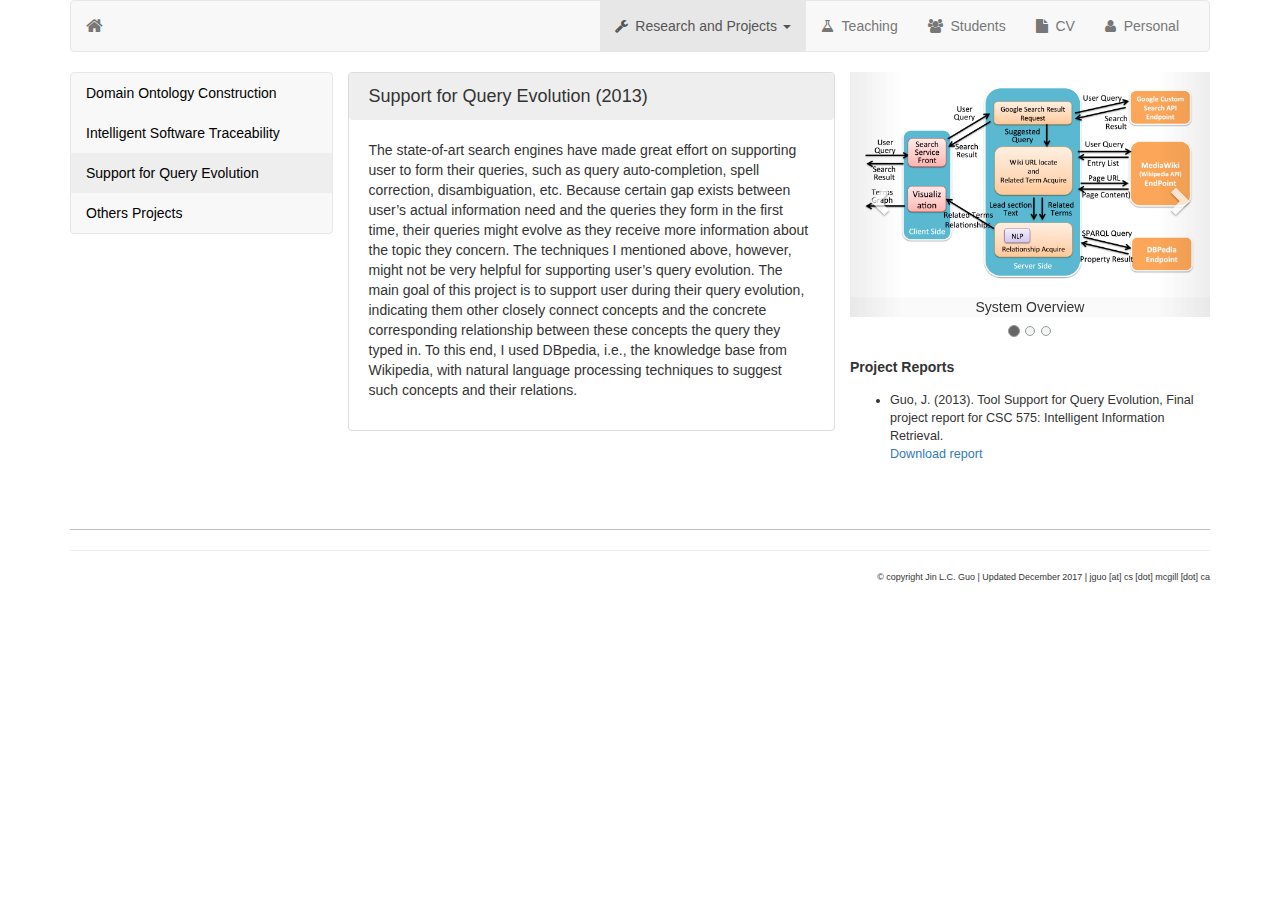
<file: equery.html>
<!DOCTYPE html>
<html lang="en">
	<head>
		<meta charset="utf-8">
		<meta http-equiv="X-UA-Compatible" content="IE=edge">
		<meta name="viewport" content="width=device-width, initial-scale=1">
		<title>Jin L.C. Guo | SE Researcher</title>

		<link href="css/bootstrap.min.css" rel="stylesheet">
		<link href="css/font-awesome.min.css" rel="stylesheet">
		<link href="css/maincss.css" rel="stylesheet">

		<!-- HTML5 Shim and Respond.js IE8 support of HTML5 elements and media queries -->
		<!-- WARNING: Respond.js doesn't work if you view the page via file:// -->
	    	<!--[if lt IE 9]>
	   		   	<script src="https://oss.maxcdn.com/libs/html5shiv/3.7.0/html5shiv.js"></script>
	      		<script src="https://oss.maxcdn.com/libs/respond.js/1.4.2/respond.min.js"></script>
	    	<![endif]-->
  	</head>
  	<body>
  		<div class="container">
			<nav class="navbar navbar-default">
				<div class="container-fluid">
					<!-- Brand and toggle get grouped for better mobile display -->
					<div class="navbar-header">
						<button type="button" class="navbar-toggle collapsed" data-toggle="collapse" data-target="#navbar-responsive-collapse" aria-expanded="false">
							<span class="sr-only">Toggle navigation</span>
							<span class="icon-bar"></span>
							<span class="icon-bar"></span>
							<span class="icon-bar"></span>
						</button>
						<a class="navbar-brand" href="index.html">
							<i class="fa fa-home"></i> &nbsp;
						</a>
					</div>

					<!-- Collect the nav links, forms, and other content for toggling -->
					<div class="collapse navbar-collapse" id="navbar-responsive-collapse">
						<ul class="nav navbar-nav navbar-right">
							<li class="active" id="projects-dropdown">
								<a href="#" class="dropdown-toggle" data-toggle="dropdown" role="button" aria-haspopup="true" aria-expanded="false">
									<i class="fa fa-wrench"></i> &nbsp;Research and Projects <span class="caret"></span>
								</a>
								<ul class="dropdown-menu">
									<li><a href="ontology.html">Domain Ontology Construction</a></li>
									<li><a href="docit.html">Intelligent Software Traceability</a></li>
									<li><a href="equery.html">Support for Query Evolution</a></li>
									<li><a href="otherProjects.html">Others Projects</a></li>
								</ul>
							</li>
							<li><a href="teaching.html"><i class="fa fa-flask"></i> &nbsp;Teaching</a></li>
							<li><a href="students.html"><i class="fa fa-users"></i> &nbsp;Students</a></li>
							<li><a href="cv.html"><i class="fa fa-file"></i> &nbsp;CV</a></li>
							<li><a href="personal.html"><i class="fa fa-user"></i> &nbsp;Personal</a></li>
						</ul>
					</div><!-- /.navbar-collapse -->
				</div><!-- /.container-fluid -->
			</nav>

			<div class="row main-content">
				<div class="col-md-3">
					<div class="sidebar hidden-print hidden-xs hidden-sm">
						<ul class="nav">
							<li><a href="ontology.html">Domain Ontology Construction</a></li>
							<li><a href="docit.html">Intelligent Software Traceability</a></li>
							<li class="active"><a href="equery.html">Support for Query Evolution</a></li>
							<li><a href="otherProjects.html">Others Projects</a></li>
						</ul>
					</div>
				</div>


				<div class="col-xs-12 col-md-4 pull-right">
					<div id="carousel-slides" class="carousel slide" data-ride="carousel">
						<ol class="carousel-indicators">
							<li data-target="#carousel-slides" data-slide-to="0" class="active"></li>
							<li data-target="#carousel-slides" data-slide-to="1"></li>
							<li data-target="#carousel-slides" data-slide-to="2"></li>
						</ol>

						<!-- Wrapper for slides -->
						<div class="carousel-inner" role="listbox">
							<div class="item active">
								<img src="img/equery/SystemOverview.png" alt="EQuery System Overview.">
								<center><span class="pplb9d-">System Overview</span></center>
							</div>
							<div class="item">
								<img src="img/equery/Graph.png" alt="Recommended Relevant Concepts.">
								<center><span class="pplb9d-">Recommended Relevant Concepts</span></center>
							</div>
							<div class="item">
								<img src="img/equery/UseCase.png" alt="Interface.">
								<center><span class="pplb9d-">Interface</span></center>
							</div>
						</div>

						<!-- Wrapper for popup -->
						<div id="popupSlide"></div>

						<!-- Controls -->
						<a class="left carousel-control" href="#carousel-slides" role="button" data-slide="prev">
							<span class="glyphicon glyphicon-chevron-left" aria-hidden="true"></span>
							<span class="sr-only">Previous</span>
						</a>
						<a class="right carousel-control" href="#carousel-slides" role="button" data-slide="next">
							<span class="glyphicon glyphicon-chevron-right" aria-hidden="true"></span>
							<span class="sr-only">Next</span>
						</a>
					</div>
					<br>
				</div>
				<div class="col-xs-12 col-md-5">
					<div class="row section">
						<div class="sectionHeader">
							<h4>Support for Query Evolution (2013)</h4>
						</div>
						<div class="sectionContent">
							<p>The state-of-art search engines have made great effort on supporting user to form their queries, such as query auto-completion, spell correction, disambiguation, etc. Because certain gap exists between user’s actual information need and the queries they form in the first time, their queries might evolve as they receive more information about the topic they concern. The techniques I mentioned above, however, might not be very helpful for supporting user’s query evolution. The main goal of this project is to support user during their query evolution, indicating them other closely connect concepts and the concrete corresponding relationship between these concepts the query they typed in. To this end, I used DBpedia, i.e., the knowledge base from Wikipedia, with natural language processing techniques to suggest such concepts and their relations. </p>

						</div>
					</div>
				</div>
				<div class="col-xs-12 col-md-4 pull-right">
					<p><strong>Project Reports</strong>
					<ul class="itemize0" style="font-size: 90%">
						<li class="itemize"><span class="pplb9d-">Guo,</span><span class="pplb9d-"> J.</span> (2013). Tool Support for Query Evolution, <span class="pplri9d-">Final project report for CSC 575: Intelligent Information Retrieval</span>.
						<br><a href="resources/equery/FinalProjectReport_JG.pdf" target="_blank">Download report</a>
						 </li>


					</ul>
				</div>
			</div>

			<footer>
				<hr>
				<p class="text-right copyright">&copy; copyright Jin L.C. Guo | Updated December 2017
				| jguo [at] cs [dot] mcgill [dot] ca<p>
			</footer>
		</div>

    	<script src="js/jquery.min.js"></script>
    	<script src="js/bootstrap.min.js"></script>
    	<script src="js/slidezoom.js"></script>

  	</body>
</html>
</file>
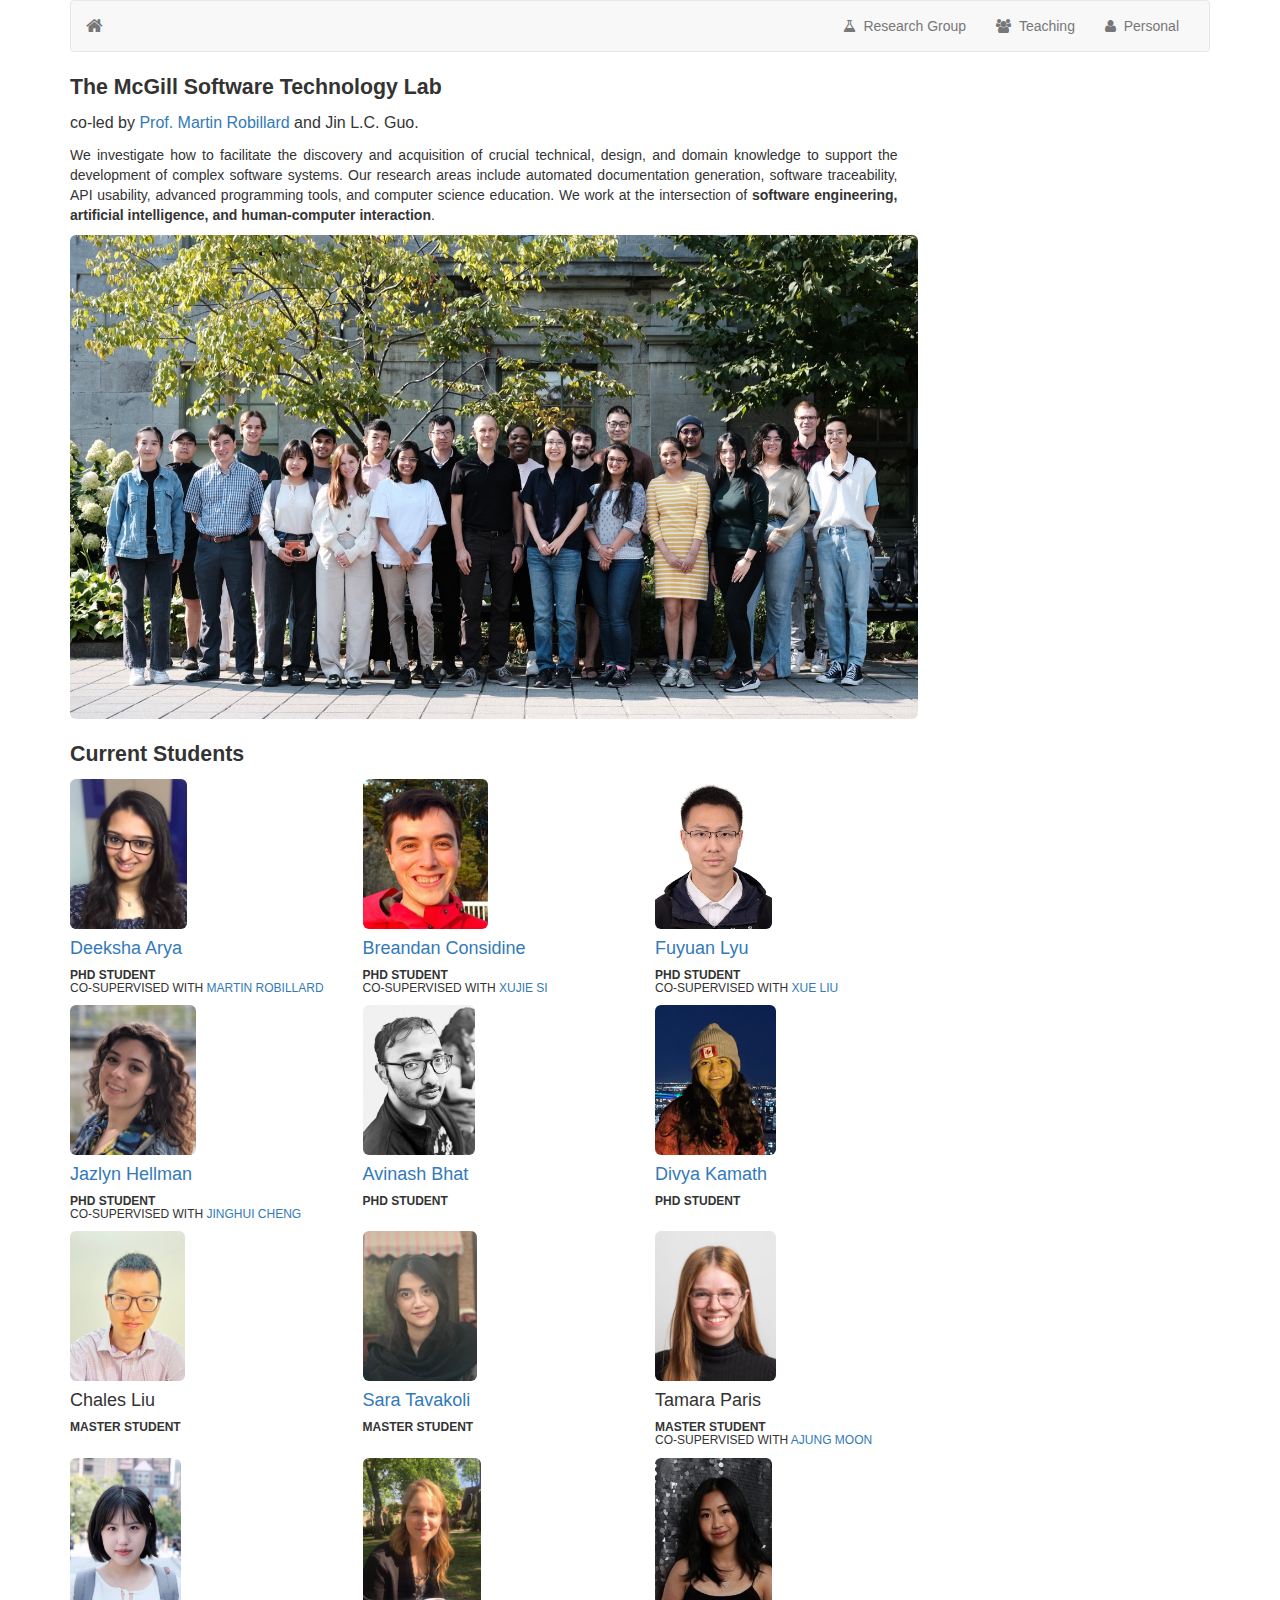
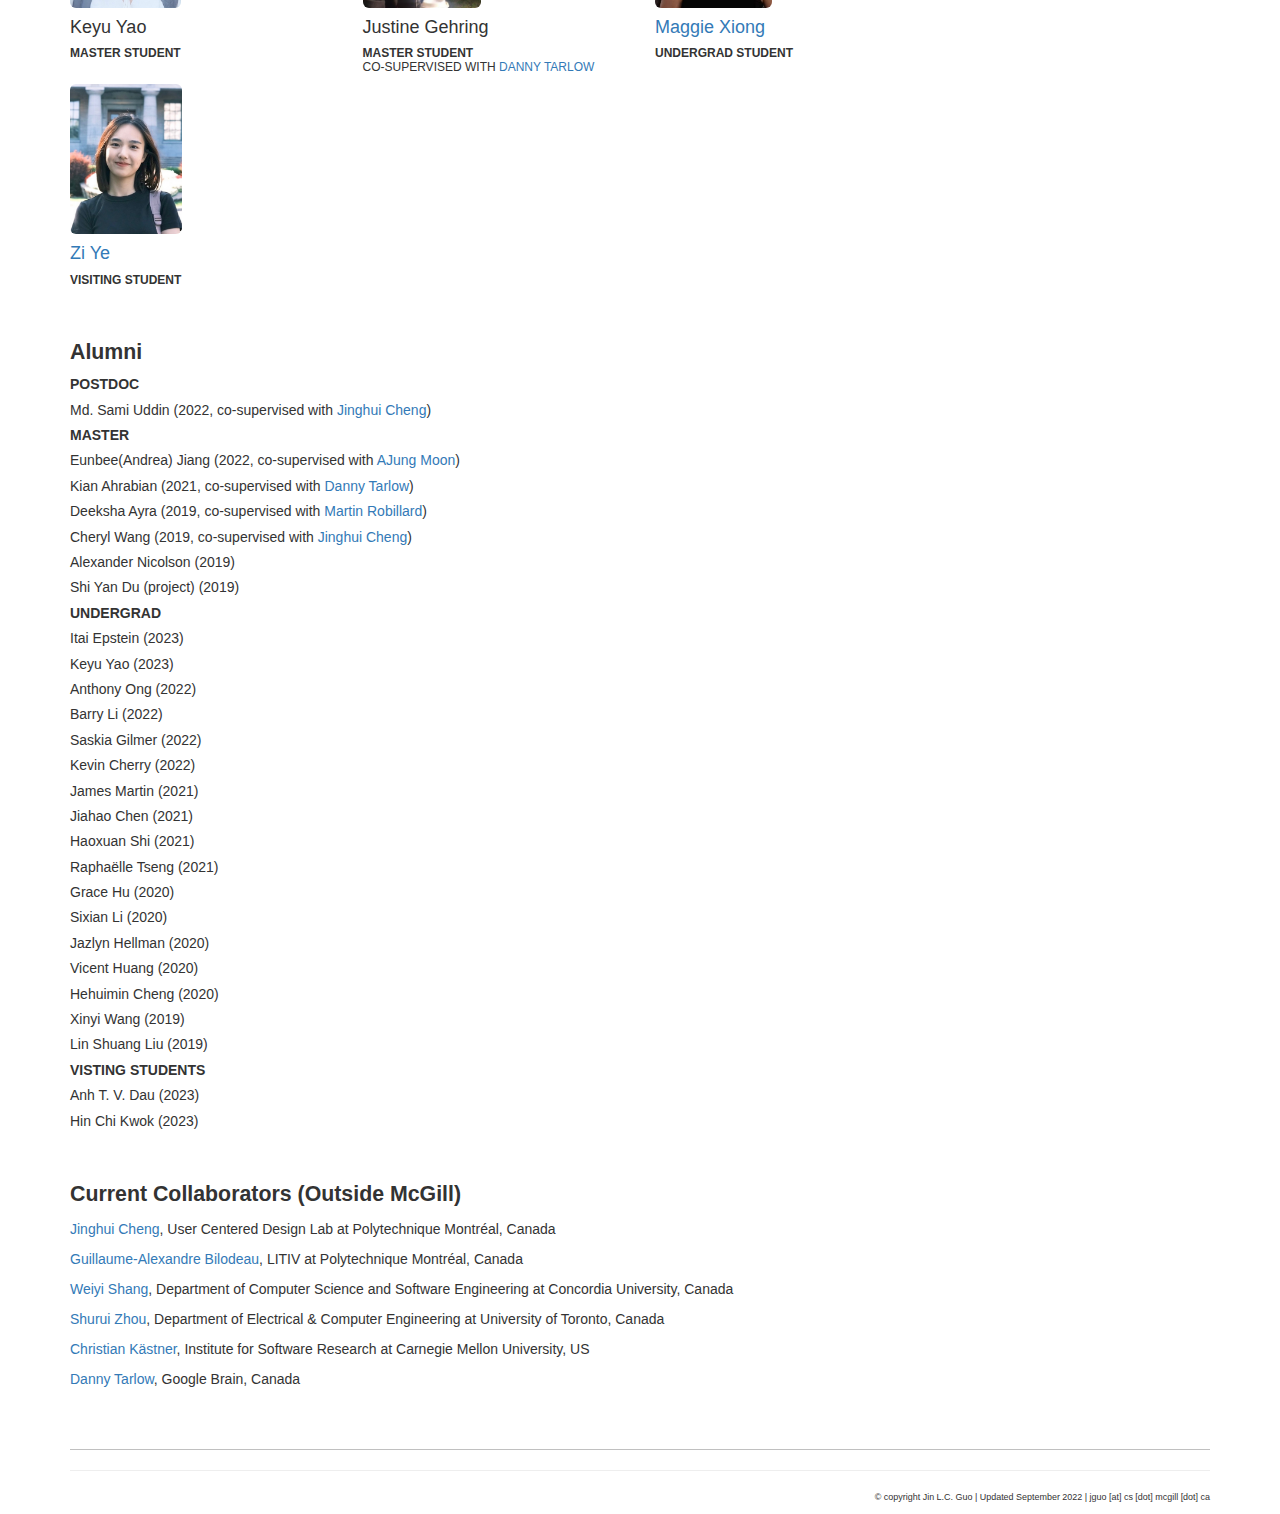
<file: lab.html>
<!DOCTYPE html>
<html lang="en">
	<head>
		<meta charset="utf-8">
		<meta http-equiv="X-UA-Compatible" content="IE=edge">
		<meta name="viewport" content="width=device-width, initial-scale=1">
		<title>Jin L.C. Guo | SE Researcher</title>

		<link href="css/bootstrap.min.css" rel="stylesheet">
		<link href="css/font-awesome.min.css" rel="stylesheet">
		<link href="css/maincss.css" rel="stylesheet">
		<link href="css/stu.css" rel="stylesheet">

		<!-- HTML5 Shim and Respond.js IE8 support of HTML5 elements and media queries -->
		<!-- WARNING: Respond.js doesn't work if you view the page via file:// -->
	    	<!--[if lt IE 9]>
	   		   	<script src="https://oss.maxcdn.com/libs/html5shiv/3.7.0/html5shiv.js"></script>
	      		<script src="https://oss.maxcdn.com/libs/respond.js/1.4.2/respond.min.js"></script>
	    	<![endif]-->
  	</head>
  	<body>
  		<div class="container">
			<nav class="navbar navbar-default">
				<div class="container-fluid">
					<!-- Brand and toggle get grouped for better mobile display -->
					<div class="navbar-header">
						<button type="button" class="navbar-toggle collapsed" data-toggle="collapse" data-target="#navbar-responsive-collapse" aria-expanded="false">
							<span class="sr-only">Toggle navigation</span>
							<span class="icon-bar"></span>
							<span class="icon-bar"></span>
							<span class="icon-bar"></span>
						</button>
						<a class="navbar-brand" href="index.html">
							<i class="fa fa-home"></i> &nbsp;
						</a>
					</div>

					<!-- Collect the nav links, forms, and other content for toggling -->
					<div class="collapse navbar-collapse" id="navbar-responsive-collapse">
						<ul class="nav navbar-nav navbar-right">		
							<li><a href="lab.html"><i class="fa fa-flask"></i> &nbsp;Research Group</a></li>		
							<li><a href="teaching.html"><i class="fa fa-users"></i> &nbsp;Teaching</a></li>
							<li><a href="personal.html"><i class="fa fa-user"></i> &nbsp;Personal</a></li>
						</ul>
					</div><!-- /.navbar-collapse -->
				</div><!-- /.container-fluid -->
			</nav>
			<div class="row main-content">

						<div class="col-sm-9">

						<p><span STYLE="font-size: 16pt"><strong>The McGill Software Technology Lab</strong></span></p>

						<p><span STYLE="font-size: 12pt">co-led by <a href="https://www.cs.mcgill.ca/~martin" target="_blank">Prof. Martin Robillard</a> and Jin L.C. Guo. </span></p>
					
								<!-- <p><span STYLE="font-size: 12pt"><strong>Research Interest</strong></p> -->
						<p class="text-intro">We investigate how to facilitate the discovery and acquisition of crucial technical, design, and domain knowledge to support the development of complex software systems. Our research areas include automated documentation generation, software traceability, API usability, advanced programming tools, and computer science education. We work at the intersection of <strong>software engineering, artificial intelligence, and human-computer interaction</strong>.</p>
						<img  class="img-rounded" src="img/Group_2023.jpeg" width="100%" alt="Group 2023 picture" align="middle">
	
						<br><br>
						</div>
					

						<div class="col-sm-12">
							<p><span STYLE="font-size: 16pt"><strong>Current Students</strong></span></p>	
							
							

							<div class="row">
									<div class="col-sm-3">
										<img class="img-rounded" src="img/students/deeksha.jpg" alt="Deeksha Arya's Picture" height="150">
										<h4 class="font-weight-bold dark-grey-text my-4"><a href="https://www.linkedin.com/in/deeksha-arya-8242b268" target="_blank">Deeksha Arya</a></h4>
										<h6 class="text-uppercase grey-text mb-3"><strong>PhD Student</strong><br>co-supervised with <a href="https://www.cs.mcgill.ca/~martin" target="_blank">Martin Robillard</a></h6>
										<p></p>
									</div>

									<div class="col-sm-3">
											<img class="img-rounded" src="img/students/breandan.jpg"  alt="Breandan Considine's Picture" height="150">
											<h4 class="font-weight-bold dark-grey-text my-4"><a href="http://brea.ndan.co" target="_blank">Breandan Considine</a></h4>
											<h6 class="text-uppercase grey-text mb-3"><strong>PhD Student</strong><br>co-supervised with <a href="https://www.cs.mcgill.ca/~xsi/" target="_blank">Xujie Si</a></h6>	
									</div>

									<div class="col-sm-3">
										<img class="img-rounded" src="img/students/fuyuanlyu.jpg" alt="Fuyuan Lyu's Picture" height="150">
										<h4 class="font-weight-bold dark-grey-text my-4"><a href="https://silentspring2.github.io" target="_blank">Fuyuan Lyu</a></h4>
										<h6 class="text-uppercase grey-text mb-3"><strong>PhD Student</strong><br>co-supervised with <a href="https://www.cs.mcgill.ca/~xueliu/site/intro.html" target="_blank">Xue Liu</a></h6>
									</div>
								</div>


							<div class="row">

								
									
									
									<div class="col-sm-3">
											<img class="img-rounded" src="img/students/jaz.jpg" alt="Jazlyn Hellman's Picture" height="150">
											<h4 class="font-weight-bold dark-grey-text my-4"><a href="https://www.linkedin.com/in/jazlyn-hellman-467858149/" target="_blank">Jazlyn Hellman</a></h4>
											<h6 class="text-uppercase grey-text mb-3"><strong>PhD Student</strong><br>co-supervised with <a href="http://jhcheng.me/" target="_blank">Jinghui Cheng</a></h6>
									</div>
									
									<div class="col-sm-3">
											<img class="img-rounded" src="img/students/avinash.jpg" alt="Avinash Bhat's Picture" height="150">
											<h4 class="font-weight-bold dark-grey-text my-4"><a href="http://avinashbhat.github.io/" target="_blank">Avinash Bhat</a></h4>
											<h6 class="text-uppercase grey-text mb-3"><strong>PhD Student</strong></h6>
									</div>

									<div class="col-sm-3">
											<img class="img-rounded" src="img/students/divya.jpg" alt="Divya Kamath's Picture" height="150">
											<h4 class="font-weight-bold dark-grey-text my-4"><a href="https://linktr.ee/divyamadhav" target="_blank">Divya Kamath</a></h4>
											<h6 class="text-uppercase grey-text mb-3"><strong>PhD Student</strong></h6>
									</div>

								</div>


								<div class="row">	

									<div class="col-sm-3">
										<img class="img-rounded" src="img/students/charles.jpg" alt="Chales Liu's Picture" height="150">
										<h4 class="font-weight-bold dark-grey-text my-4">Chales Liu</h4>
										<h6 class="text-uppercase grey-text mb-3"><strong>Master Student</strong></h6>
									</div>

									<div class="col-sm-3">
										<img class="img-rounded" src="img/students/sara.jpg" alt="Sara Tavakoli's Picture" height="150">
										<h4 class="font-weight-bold dark-grey-text my-4"><a href="https://saratavakoli77.github.io/" target="_blank">Sara Tavakoli</a></h4>
										<h6 class="text-uppercase grey-text mb-3"><strong>Master Student</strong></h6>
									</div>

									<div class="col-sm-3">
										<img class="img-rounded" src="img/students/tamara.jpg" alt="Tamara Paris's Picture" height="150">
										<h4 class="font-weight-bold dark-grey-text my-4">Tamara Paris</h4>
										<h6 class="text-uppercase grey-text mb-3"><strong>Master Student</strong><br>co-supervised with <a href="https://www.ajungmoon.com/" target="_blank">AJung Moon</a></h6>
									</div>

									
								</div>
								<div class="row">
									<div class="col-sm-3">
										<img class="img-rounded" src="img/students/keyu.jpg" alt="Keyu Yao's Picture" height="150">
										<h4 class="font-weight-bold dark-grey-text my-4">Keyu Yao</a></h4>
										<h6 class="text-uppercase grey-text mb-3"><strong>Master Student</strong></h6>
									</div>

									<div class="col-sm-3">
										<img class="img-rounded" src="img/students/justine.jpg" alt="Justine Gehring's Picture" height="150">
										<h4 class="font-weight-bold dark-grey-text my-4">Justine Gehring</h4>
										<h6 class="text-uppercase grey-text mb-3"><strong>Master Student</strong><br>co-supervised with <a href="http://daniel.tarlow.org" target="_blank">Danny Tarlow</a></h6>
									</div>	

									<div class="col-sm-3">
										<img class="img-rounded" src="img/students/maggie.jpg" alt="Maggie Xiong's Picture" height="150">
										<h4 class="font-weight-bold dark-grey-text my-4"><a href="https://www.linkedin.com/in/maggieqxiong" target="_blank">Maggie Xiong</a></h4>
										<h6 class="text-uppercase grey-text mb-3"><strong>Undergrad Student</strong></h6>
									</div>
								</div>		
								<div class="row">
									<div class="col-sm-3">
										<img class="img-rounded" src="img/students/ziye.jpg" alt="Zi Ye's Picture" height="150">
										<h4 class="font-weight-bold dark-grey-text my-4"><a href="https://yeziiiii.github.io/" target="_blank">Zi Ye</a></h4>
										<h6 class="text-uppercase grey-text mb-3"><strong>Visiting Student</strong></h6>
									</div>				
								</div>	
						<br><br>
						</div>
					

				
						<div class="col-sm-12">
							<p><span STYLE="font-size: 16pt"><strong>Alumni</strong></span></p>	
							<h5 class="text-uppercase grey-text mb-3"><strong>Postdoc</strong></h5>
							<h5 class="font-weight-bold dark-grey-text my-4"> Md. Sami Uddin (2022, co-supervised with <a href="http://jhcheng.me/" target="_blank">Jinghui Cheng</a>)<h5>

							<h5 class="text-uppercase grey-text mb-3"><strong>Master</strong></h5>
							<h5 class="font-weight-bold dark-grey-text my-4">Eunbee(Andrea) Jiang (2022, co-supervised with <a href="https://www.ajungmoon.com/" target="_blank">AJung Moon</a>)<h5>
							<h5 class="font-weight-bold dark-grey-text my-4">Kian Ahrabian (2021, co-supervised with <a href="http://daniel.tarlow.org" target="_blank">Danny Tarlow</a>)<h5>
							<h5 class="font-weight-bold dark-grey-text my-4">Deeksha Ayra (2019, co-supervised with <a href="https://www.cs.mcgill.ca/~martin" target="_blank">Martin Robillard</a>)</h5>
							<h5 class="font-weight-bold dark-grey-text my-4">Cheryl Wang (2019, co-supervised with <a href="http://jhcheng.me/" target="_blank">Jinghui Cheng</a>)</h5>
							<h5 class="font-weight-bold dark-grey-text my-4">Alexander Nicolson (2019)</h5>
							<h5 class="font-weight-bold dark-grey-text my-4">Shi Yan Du (project) (2019)</h5>
				
							<h5 class="text-uppercase grey-text mb-3"><strong>Undergrad</strong></h5>
							<h5 class="font-weight-bold dark-grey-text my-4">Itai Epstein (2023)</h5>
							<h5 class="font-weight-bold dark-grey-text my-4">Keyu Yao (2023)</h5>
							<h5 class="font-weight-bold dark-grey-text my-4">Anthony Ong (2022)</h5>
							<h5 class="font-weight-bold dark-grey-text my-4">Barry Li (2022)</h5>
							<h5 class="font-weight-bold dark-grey-text my-4">Saskia Gilmer (2022)</h5>
							<h5 class="font-weight-bold dark-grey-text my-4">Kevin Cherry (2022)</h5>
							<h5 class="font-weight-bold dark-grey-text my-4">James Martin (2021)</h5>
							<h5 class="font-weight-bold dark-grey-text my-4">Jiahao Chen (2021)</h5>
							<h5 class="font-weight-bold dark-grey-text my-4">Haoxuan Shi (2021)</h5>
							<h5 class="font-weight-bold dark-grey-text my-4">Raphaëlle Tseng (2021)</h5>
							<h5 class="font-weight-bold dark-grey-text my-4">Grace Hu (2020)</h5>
							<h5 class="font-weight-bold dark-grey-text my-4">Sixian Li (2020)</h5>
							<h5 class="font-weight-bold dark-grey-text my-4">Jazlyn Hellman (2020)</h5>
							<h5 class="font-weight-bold dark-grey-text my-4">Vicent Huang (2020)</h5>
							<h5 class="font-weight-bold dark-grey-text my-4">Hehuimin Cheng (2020)</h5>
							<h5 class="font-weight-bold dark-grey-text my-4">Xinyi Wang (2019)</h5>
							<h5 class="font-weight-bold dark-grey-text my-4">Lin Shuang Liu (2019)</h5>

							<h5 class="text-uppercase grey-text mb-3"><strong>Visting Students</strong></h5>
							<h5 class="font-weight-bold dark-grey-text my-4">Anh T. V. Dau (2023) </h5>
							<h5 class="font-weight-bold dark-grey-text my-4">Hin Chi Kwok (2023)</h5>
							



								
							
						<br><br>
						</div>
					

						<div class="col-sm-9">

							<p><span STYLE="font-size: 16pt"><strong>Current Collaborators (Outside McGill)</strong></span></p>	
							<p><a href="http://jhcheng.me/" target="_blank">Jinghui Cheng</a>, User Centered Design Lab at Polytechnique Montréal, Canada</p>
							<p><a href="https://www.polymtl.ca/expertises/en/bilodeau-guillaume-alexandre" target="_blank">Guillaume-Alexandre Bilodeau</a>, LITIV at Polytechnique Montréal, Canada</p>
							<p><a href="https://users.encs.concordia.ca/~shang/" target="_blank">Weiyi Shang</a>, Department of Computer Science and Software Engineering at Concordia University, Canada</p>
							<p><a href="https://www.eecg.utoronto.ca/~shuruiz/" target="_blank">Shurui Zhou</a>, Department of Electrical & Computer Engineering at University of Toronto, Canada</p>
							<p><a href="http://www.cs.cmu.edu/~ckaestne/" target="_blank">Christian Kästner</a>, Institute for Software Research at Carnegie Mellon University, US</p>
							<p><a href="http://daniel.tarlow.org" target="_blank">Danny Tarlow</a>, Google Brain, Canada</p>

						</div>

			</div>


			<footer>
				<hr>
				<p class="text-right copyright">&copy; copyright Jin L.C. Guo | Updated September 2022
				| jguo [at] cs [dot] mcgill [dot] ca<p>
			</footer>
		</div>
		

		</div>

    	<script src="js/jquery.min.js"></script>
    	<script src="js/bootstrap.min.js"></script>

  	</body>
</html>
</file>
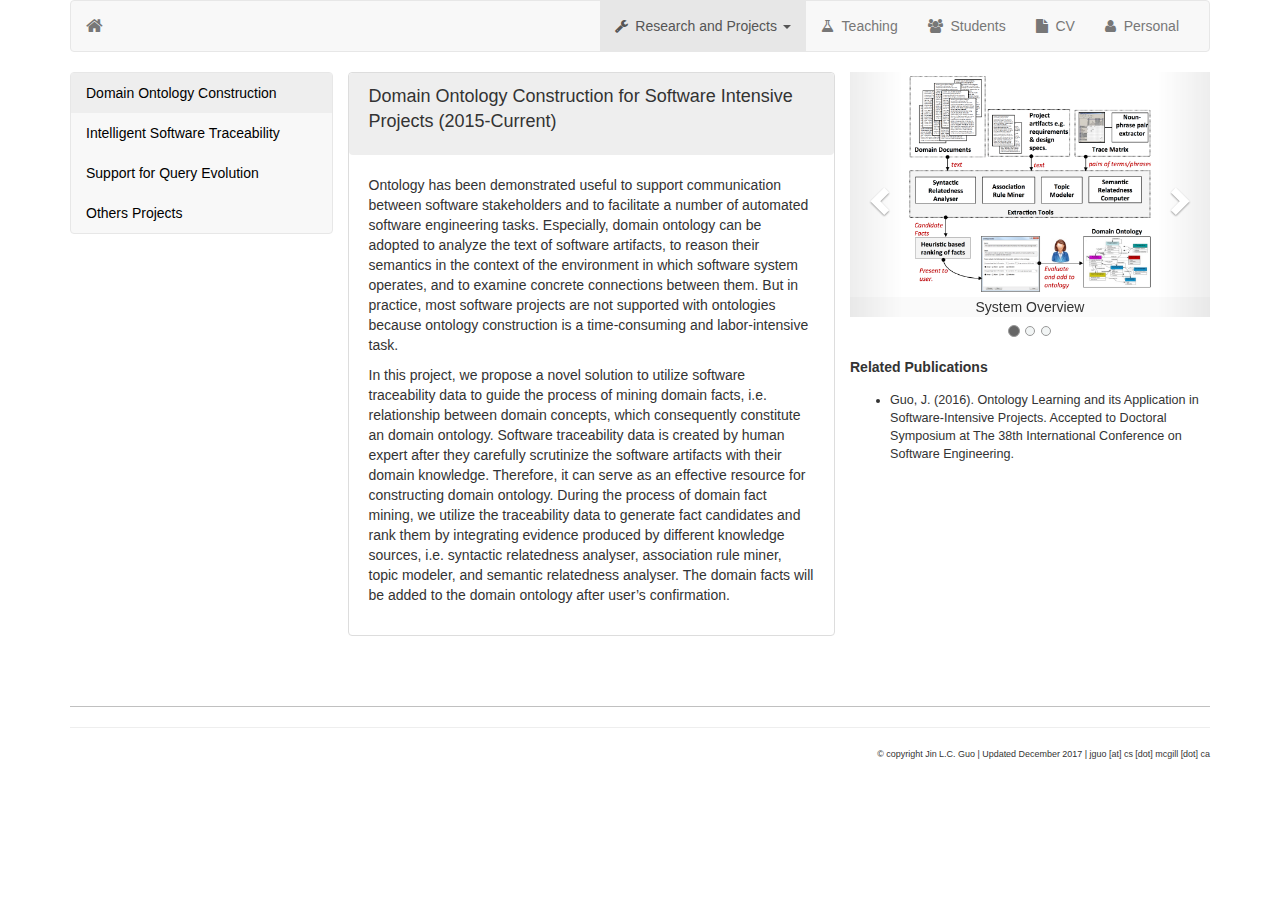
<file: ontology.html>
<!DOCTYPE html>
<html lang="en">
	<head>
		<meta charset="utf-8">
		<meta http-equiv="X-UA-Compatible" content="IE=edge">
		<meta name="viewport" content="width=device-width, initial-scale=1">
		<title>Jin L.C. Guo | SE Researcher</title>

		<link href="css/bootstrap.min.css" rel="stylesheet">
		<link href="css/font-awesome.min.css" rel="stylesheet">
		<link href="css/maincss.css" rel="stylesheet">

		<!-- HTML5 Shim and Respond.js IE8 support of HTML5 elements and media queries -->
		<!-- WARNING: Respond.js doesn't work if you view the page via file:// -->
	    	<!--[if lt IE 9]>
	   		   	<script src="https://oss.maxcdn.com/libs/html5shiv/3.7.0/html5shiv.js"></script>
	      		<script src="https://oss.maxcdn.com/libs/respond.js/1.4.2/respond.min.js"></script>
	    	<![endif]-->
  	</head>
  	<body>
  		<div class="container">
			<nav class="navbar navbar-default">
				<div class="container-fluid">
					<!-- Brand and toggle get grouped for better mobile display -->
					<div class="navbar-header">
						<button type="button" class="navbar-toggle collapsed" data-toggle="collapse" data-target="#navbar-responsive-collapse" aria-expanded="false">
							<span class="sr-only">Toggle navigation</span>
							<span class="icon-bar"></span>
							<span class="icon-bar"></span>
							<span class="icon-bar"></span>
						</button>
						<a class="navbar-brand" href="index.html">
							<i class="fa fa-home"></i> &nbsp;
						</a>
					</div>

					<!-- Collect the nav links, forms, and other content for toggling -->
					<div class="collapse navbar-collapse" id="navbar-responsive-collapse">
						<ul class="nav navbar-nav navbar-right">
							<li class="active" id="projects-dropdown">
								<a href="#" class="dropdown-toggle" data-toggle="dropdown" role="button" aria-haspopup="true" aria-expanded="false">
									<i class="fa fa-wrench"></i> &nbsp;Research and Projects <span class="caret"></span>
								</a>
								<ul class="dropdown-menu">
									<li><a href="ontology.html">Domain Ontology Construction</a></li>
									<li><a href="docit.html">Intelligent Software Traceability</a></li>
									<li><a href="equery.html">Support for Query Evolution</a></li>
									<li><a href="otherProjects.html">Others Projects</a></li>
								</ul>
							</li>
							<li><a href="teaching.html"><i class="fa fa-flask"></i> &nbsp;Teaching</a></li>
							<li><a href="students.html"><i class="fa fa-users"></i> &nbsp;Students</a></li>
							<li><a href="cv.html"><i class="fa fa-file"></i> &nbsp;CV</a></li>
							<li><a href="personal.html"><i class="fa fa-user"></i> &nbsp;Personal</a></li>
						</ul>
					</div><!-- /.navbar-collapse -->
				</div><!-- /.container-fluid -->
			</nav>

			<div class="row main-content">
				<div class="col-md-3">
					<div class="sidebar hidden-print hidden-xs hidden-sm">
						<ul class="nav">
							<li class="active"><a href="ontology.html">Domain Ontology Construction</a></li>
							<li><a href="docit.html">Intelligent Software Traceability</a></li>
							<li><a href="equery.html">Support for Query Evolution</a></li>
							<li><a href="otherProjects.html">Others Projects</a></li>
						</ul>
					</div>
				</div>

				<div class="col-xs-12 col-md-4 pull-right">
					<div id="carousel-slides" class="carousel slide" data-ride="carousel">
						<ol class="carousel-indicators">
							<li data-target="#carousel-slides" data-slide-to="0" class="active"></li>
							<li data-target="#carousel-slides" data-slide-to="1"></li>
							<li data-target="#carousel-slides" data-slide-to="2"></li>
						</ol>

						<!-- Wrapper for slides -->
						<div class="carousel-inner" role="listbox">
							<div class="item active">
								<img src="img/ontology/SystemOverview.png" alt="Ontology Learning System.">
								<center><span class="pplb9d-">System Overview</span></center>
							</div>
							<div class="item">
								<img src="img/ontology/Interface.png" alt="Interface for confirming facts">
								<center><span class="pplb9d-">User Interface</span></center>
							</div>
							<div class="item">
								<img src="img/ontology/MIP_Ontology_Orig_Labeled_Legend.png" alt="Constructed Ontology">
								<center><span class="pplb9d-">Subset of Constructed Ontology</span></center>
							</div>
						</div>

						<!-- Wrapper for popup -->
						<div id="popupSlide"></div>

						<!-- Controls -->
						<a class="left carousel-control" href="#carousel-slides" role="button" data-slide="prev">
							<span class="glyphicon glyphicon-chevron-left" aria-hidden="true"></span>
							<span class="sr-only">Previous</span>
						</a>
						<a class="right carousel-control" href="#carousel-slides" role="button" data-slide="next">
							<span class="glyphicon glyphicon-chevron-right" aria-hidden="true"></span>
							<span class="sr-only">Next</span>
						</a>
					</div>
					<br>
				</div>
				<div class="col-xs-12 col-md-5">
					<div class="row section">
						<div class="sectionHeader">
							<h4 style="margin-top:10px;margin-bottom:20px;">Domain Ontology Construction for Software Intensive Projects (2015-Current)</h4>
						</div>
						<div class="sectionContent">
							<p>Ontology has been demonstrated useful to support communication between software stakeholders and to facilitate a number of automated software engineering tasks. Especially, domain ontology can be adopted to analyze the text of software artifacts, to reason their semantics in the context of the environment in which software system operates, and to examine concrete connections between them. But in practice, most software projects are not supported with ontologies because ontology construction is a time-consuming and labor-intensive task.</p>
							<p>In this project, we propose a novel solution to utilize software traceability data to guide the process of mining domain facts, i.e. relationship between domain concepts, which consequently constitute an domain ontology. Software traceability data is created by human expert after they carefully scrutinize the software artifacts with their domain knowledge. Therefore, it can serve as an effective resource for constructing domain ontology. During the process of domain fact mining, we utilize the traceability data to generate fact candidates and rank them by integrating evidence produced by different knowledge sources, i.e. syntactic relatedness analyser, association rule miner, topic modeler, and semantic relatedness analyser. The domain facts will be added to the domain ontology after user’s confirmation.</p>
						</div>
					</div>
				</div>
				<div class="col-xs-12 col-md-4 pull-right">
					<p><strong>Related Publications</strong>
					<ul class="itemize0" style="font-size: 90%">

						<li class="itemize"><span class="pplb9d-">Guo,</span><span class="pplb9d-"> J.</span> (2016). Ontology Learning and its Application in Software-Intensive Projects. Accepted to Doctoral Symposium at <span class="pplri9d-">The 38th International Conference on Software Engineering.</span></li>
					</ul>
				</div>
			</div>

			<footer>
				<hr>
				<p class="text-right copyright">&copy; copyright Jin L.C. Guo | Updated December 2017
				| jguo [at] cs [dot] mcgill [dot] ca<p>
			</footer>
		</div>

    	<script src="js/jquery.min.js"></script>
    	<script src="js/bootstrap.min.js"></script>
    	<script src="js/slidezoom.js"></script>

  	</body>
</html>
</file>
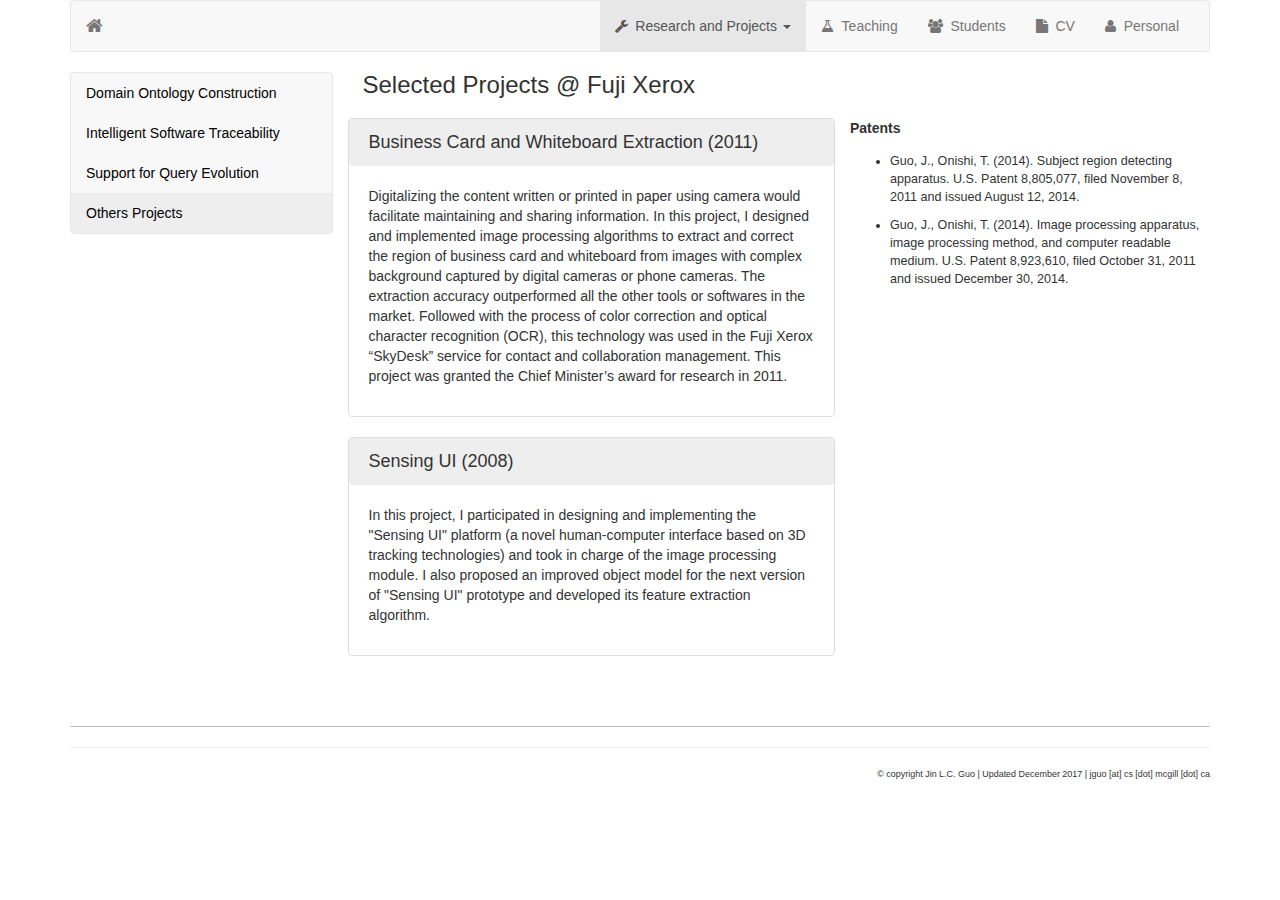
<file: otherProjects.html>
<!DOCTYPE html>
<html lang="en">
	<head>
		<meta charset="utf-8">
		<meta http-equiv="X-UA-Compatible" content="IE=edge">
		<meta name="viewport" content="width=device-width, initial-scale=1">
		<title>Jin L.C. Guo | SE Researcher</title>

		<link href="css/bootstrap.min.css" rel="stylesheet">
		<link href="css/font-awesome.min.css" rel="stylesheet">
		<link href="css/maincss.css" rel="stylesheet">

		<!-- HTML5 Shim and Respond.js IE8 support of HTML5 elements and media queries -->
		<!-- WARNING: Respond.js doesn't work if you view the page via file:// -->
	    	<!--[if lt IE 9]>
	   		   	<script src="https://oss.maxcdn.com/libs/html5shiv/3.7.0/html5shiv.js"></script>
	      		<script src="https://oss.maxcdn.com/libs/respond.js/1.4.2/respond.min.js"></script>
	    	<![endif]-->
  	</head>
  	<body>
  		<div class="container">
			<nav class="navbar navbar-default">
				<div class="container-fluid">
					<!-- Brand and toggle get grouped for better mobile display -->
					<div class="navbar-header">
						<button type="button" class="navbar-toggle collapsed" data-toggle="collapse" data-target="#navbar-responsive-collapse" aria-expanded="false">
							<span class="sr-only">Toggle navigation</span>
							<span class="icon-bar"></span>
							<span class="icon-bar"></span>
							<span class="icon-bar"></span>
						</button>
						<a class="navbar-brand" href="index.html">
							<i class="fa fa-home"></i> &nbsp;
						</a>
					</div>

					<!-- Collect the nav links, forms, and other content for toggling -->
					<div class="collapse navbar-collapse" id="navbar-responsive-collapse">
						<ul class="nav navbar-nav navbar-right">
							<li class="active" id="projects-dropdown">
								<a href="#" class="dropdown-toggle" data-toggle="dropdown" role="button" aria-haspopup="true" aria-expanded="false">
									<i class="fa fa-wrench"></i> &nbsp;Research and Projects <span class="caret"></span>
								</a>
								<ul class="dropdown-menu">
									<li><a href="ontology.html">Domain Ontology Construction</a></li>
									<li><a href="docit.html">Intelligent Software Traceability</a></li>
									<li><a href="equery.html">Support for Query Evolution</a></li>
									<li><a href="others.html">Others Projects</a></li>
								</ul>
							</li>
							<li><a href="teaching.html"><i class="fa fa-flask"></i> &nbsp;Teaching</a></li>
							<li><a href="students.html"><i class="fa fa-users"></i> &nbsp;Students</a></li>
							<li><a href="cv.html"><i class="fa fa-file"></i> &nbsp;CV</a></li>
							<li><a href="personal.html"><i class="fa fa-user"></i> &nbsp;Personal</a></li>
						</ul>
					</div><!-- /.navbar-collapse -->
				</div><!-- /.container-fluid -->
			</nav>

			<div class="row main-content">
				<div class="col-md-3">
					<div class="sidebar hidden-print hidden-xs hidden-sm">
						<ul class="nav">
							<li><a href="ontology.html">Domain Ontology Construction</a></li>
							<li><a href="docit.html">Intelligent Software Traceability</a></li>
							<li><a href="equery.html">Support for Query Evolution</a></li>
							<li class="active"><a href="others.html">Others Projects</a></li>
						</ul>
					</div>
				</div>

				<div class="col-xs-12 col-md-9">
					<h3 style="margin-top:0px;margin-bottom:20px;">Selected Projects @ Fuji Xerox</h3>
				</div>

				<div class="col-xs-12 col-md-5">
					<div class="row section">
						<div class="sectionHeader">
							<h4>Business Card and Whiteboard Extraction (2011)</h4>
						</div>
						<div class="sectionContent">
							<p>Digitalizing the content written or printed in paper using camera would facilitate maintaining and sharing information.  In this project, I designed and implemented image processing algorithms to extract and correct the region of business card and whiteboard from images with complex background captured by digital cameras or phone cameras. The extraction accuracy outperformed all the other tools or softwares in the market. Followed with the process of color correction and optical character recognition (OCR),  this technology was used in the Fuji Xerox “SkyDesk” service for contact and collaboration management. This project was granted the Chief Minister’s award for research in 2011.</p>
						</div>
					</div>
					<div class="row section">
						<div class="sectionHeader">
							<h4>Sensing UI (2008)</h4>
						</div>
						<div class="sectionContent">
							<p>In this project, I participated in designing and implementing the "Sensing UI" platform (a novel human-computer interface based on 3D tracking technologies) and took in charge of the image processing module. I also proposed an improved object model for the next version of "Sensing UI" prototype and developed its feature extraction algorithm.</p>
						</div>
					</div>

				</div>
				<div class="col-xs-12 col-md-4 pull-right">
					<p><strong>Patents</strong>
					<ul class="itemize0" style="font-size: 90%">
						<li class="itemize"><span class="pplb9d-">Guo,</span><span class="pplb9d-"> J.</span>, Onishi, T. (2014). Subject region detecting apparatus. U.S. Patent 8,805,077, filed November 8, 2011 and issued August 12, 2014.</li>
						<li class="itemize"><span class="pplb9d-">Guo,</span><span class="pplb9d-"> J.</span>, Onishi, T. (2014). Image processing apparatus, image processing method, and computer readable medium. U.S. Patent 8,923,610, filed October 31, 2011 and issued December 30, 2014. </li>
					</ul>
				</div>
			</div>

			<footer>
				<hr>
				<p class="text-right copyright">&copy; copyright Jin L.C. Guo | Updated December 2017
				| jguo [at] cs [dot] mcgill [dot] ca<p>
			</footer>
		</div>

    	<script src="js/jquery.min.js"></script>
    	<script src="js/bootstrap.min.js"></script>
    	<script src="js/slidezoom.js"></script>

  	</body>
</html>
</file>
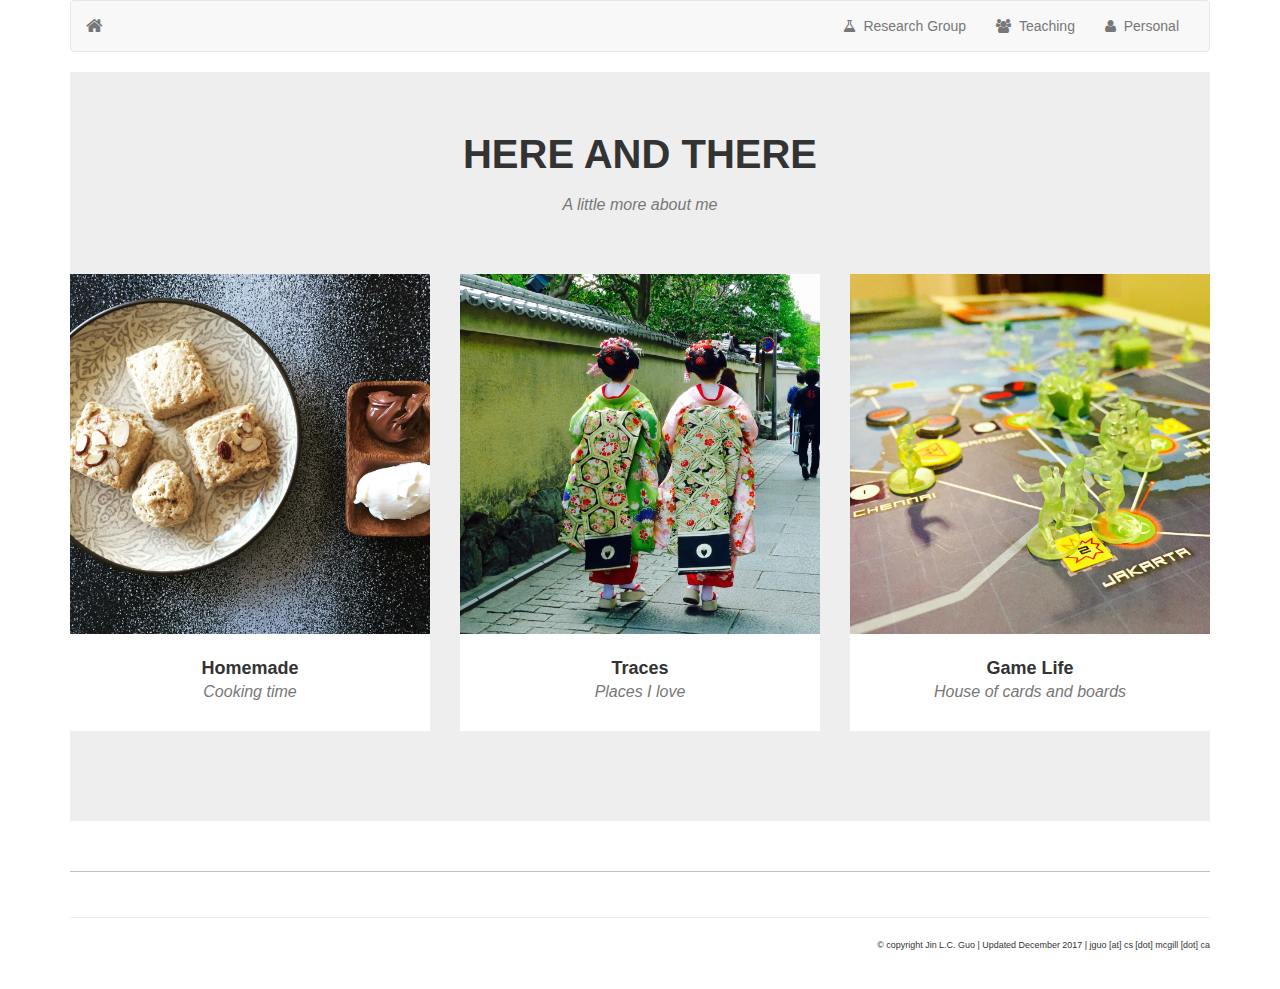
<file: personal.html>
<!DOCTYPE html>
<html lang="en">
	<head>
		<meta charset="utf-8">
		<meta http-equiv="X-UA-Compatible" content="IE=edge">
		<meta name="viewport" content="width=device-width, initial-scale=1">
		<title>Jin L.C. Guo | SE Researcher</title>

		<link href="css/bootstrap.min.css" rel="stylesheet">
		<link href="css/font-awesome.min.css" rel="stylesheet">
		<link href="css/maincss.css" rel="stylesheet">
		<link href="css/cv.css" rel="stylesheet">

		<!-- HTML5 Shim and Respond.js IE8 support of HTML5 elements and media queries -->
		<!-- WARNING: Respond.js doesn't work if you view the page via file:// -->
	    	<!--[if lt IE 9]>
	   		   	<script src="https://oss.maxcdn.com/libs/html5shiv/3.7.0/html5shiv.js"></script>
	      		<script src="https://oss.maxcdn.com/libs/respond.js/1.4.2/respond.min.js"></script>
	    	<![endif]-->
	    <link href="css/agency.min.css" rel="stylesheet">

  	</head>
  	<body>
  		<div class="container">
                <nav class="navbar navbar-default">
                        <div class="container-fluid">
                            <!-- Brand and toggle get grouped for better mobile display -->
                            <div class="navbar-header">
                                <button type="button" class="navbar-toggle collapsed" data-toggle="collapse" data-target="#navbar-responsive-collapse" aria-expanded="false">
                                    <span class="sr-only">Toggle navigation</span>
                                    <span class="icon-bar"></span>
                                    <span class="icon-bar"></span>
                                    <span class="icon-bar"></span>
                                </button>
                                <a class="navbar-brand" href="index.html">
                                    <i class="fa fa-home"></i> &nbsp;
                                </a>
                            </div>
        
                            <!-- Collect the nav links, forms, and other content for toggling -->
                            <div class="collapse navbar-collapse" id="navbar-responsive-collapse">
                                <ul class="nav navbar-nav navbar-right">		
                                    <li><a href="lab.html"><i class="fa fa-flask"></i> &nbsp;Research Group</a></li>		
                                    <li><a href="teaching.html"><i class="fa fa-users"></i> &nbsp;Teaching</a></li>
                                    <li><a href="personal.html"><i class="fa fa-user"></i> &nbsp;Personal</a></li>
                                </ul>
                            </div><!-- /.navbar-collapse -->
                        </div><!-- /.container-fluid -->
                    </nav>



    <!-- Portfolio Grid Section -->
    <section id="portfolio" class="bg-light-gray">

            <div class="row">
                <div class="col-lg-12 text-center">
                    <h2 class="section-heading">Here and there</h2>
                    <h3 class="section-subheading text-muted">A little more about me</h3>
                </div>
            </div>
            <div class="row">
                <div class="col-md-4 col-sm-6 portfolio-item">
                    <a href="#portfolioModal1" class="portfolio-link" data-toggle="modal">
                        <div class="portfolio-hover">
                            <div class="portfolio-hover-content">
                                <i class="fa fa-plus fa-3x"></i>
                            </div>
                        </div>
                        <img src="img/personal/scone.jpg" class="img-responsive" alt="">
                    </a>
                    <div class="portfolio-caption">
                        <h4>Homemade</h4>
                        <p class="text-muted">Cooking time</p>
                    </div>
                </div>
                <div class="col-md-4 col-sm-6 portfolio-item">
                    <a href="#portfolioModal2" class="portfolio-link" data-toggle="modal">
                        <div class="portfolio-hover">
                            <div class="portfolio-hover-content">
                                <i class="fa fa-plus fa-3x"></i>
                            </div>
                        </div>
                        <img src="img/personal/kimono.jpg" class="img-responsive" alt="">
                    </a>
                    <div class="portfolio-caption">
                        <h4>Traces</h4>
                        <p class="text-muted">Places I love</p>
                    </div>
                </div>

                <div class="col-md-4 col-sm-6 portfolio-item">
                    <a href="#portfolioModal3" class="portfolio-link" data-toggle="modal">
                        <div class="portfolio-hover">
                            <div class="portfolio-hover-content">
                                <i class="fa fa-plus fa-3x"></i>
                            </div>
                        </div>
                        <img src="img/personal/pandemic.jpg" class="img-responsive" alt="">
                    </a>
                    <div class="portfolio-caption">
                        <h4>Game Life</h4>
                        <p class="text-muted">House of cards and boards</p>
                    </div>
                </div>

            </div>

    </section>

    <!-- Portfolio Modal 1 -->
    <div class="portfolio-modal modal fade" id="portfolioModal1" tabindex="-1" role="dialog" aria-hidden="true">
        <div class="modal-dialog">
            <div class="modal-content">
                <div class="close-modal" data-dismiss="modal">
                    <div class="lr">
                        <div class="rl">
                        </div>
                    </div>
                </div>
                <div class="container">
                    <div class="row">
                        <div class="col-lg-8 col-lg-offset-2">
                            <div class="modal-body">
                                <!-- Project Details Go Here -->
                                <h2>Homemade</h2>
                                <p class="item-intro text-muted">I like cooking, especially traditional Chinese dishes. Some of them are light. Some of them might take hours to prepare. The most important ingredient is patience. Everything else will come along.</p>
                                <img class="img-responsive img-centered" src="img/personal/food.jpg" alt="">



                                <button type="button" class="btn btn-primary" data-dismiss="modal"><i class="fa fa-times"></i> Close</button>
                            </div>
                        </div>
                    </div>
                </div>
            </div>
        </div>
    </div>


    <!-- Portfolio Modal 3 -->
    <div class="portfolio-modal modal fade" id="portfolioModal3" tabindex="-1" role="dialog" aria-hidden="true">
        <div class="modal-dialog">
            <div class="modal-content">
                <div class="close-modal" data-dismiss="modal">
                    <div class="lr">
                        <div class="rl">
                        </div>
                    </div>
                </div>
                <div class="container">
                    <div class="row">
                        <div class="col-lg-8 col-lg-offset-2">
                            <div class="modal-body">
                                <h2>It is a Life-Saving GAME.</h2>
                                <p class="item-intro text-muted"><a href="http://jhcheng.me" target="_blank">My husband</a> and I are board/card/dice game fans. We love our research, <br> but we don't mind occasionally <em>managing the power system, fighting virulent disease, <br>or exploring the outer space</em> for a little bit :)</p>

                                <img class="img-responsive img-centered" src="img/personal/mageknight.jpg" alt="">

                                <button type="button" class="btn btn-primary" data-dismiss="modal"><i class="fa fa-times"></i> Close</button>
                            </div>
                        </div>
                    </div>
                </div>
            </div>
        </div>
    </div>

    <!-- Portfolio Modal 3 -->
    <div class="portfolio-modal modal fade" id="portfolioModal2" tabindex="-1" role="dialog" aria-hidden="true">
        <div class="modal-dialog">
            <div class="modal-content">
                <div class="close-modal" data-dismiss="modal">
                    <div class="lr">
                        <div class="rl">
                        </div>
                    </div>
                </div>
                <div class="container">
                    <div class="row">
                        <div class="col-lg-12">
                            <div class="modal-body">
                                <!-- Project Details Go Here -->
                                <h2>Places I love</h2>
                                <h2>&nbsp;</h2>


            <div class="row">
                <div class="col-lg-12">
                    <ul class="timeline">
                        <li>
                            <div class="timeline-image">
                                <img class="img-circle img-responsive" src="img/personal/xian.jpg" alt="">
                            </div>
                            <div class="timeline-panel">
                                <div class="timeline-heading">
                                    <h4>Xi'an</h4>
                                    <h4 class="subheading">Ancient Charms</h4>
                                </div>
                                <div class="timeline-body">
                                    <p class="text-muted">Biking along the city wall, and <br>grabbing a bite from the busy food stand, <br>this is what I define a perfect start of a day.</p>
                                </div>
                            </div>
                        </li>
                        <li class="timeline-inverted">
                            <div class="timeline-image">
                                <img class="img-circle img-responsive" src="img/personal/fx.jpg" alt="">
                            </div>
                            <div class="timeline-panel">
                                <div class="timeline-heading">
                                    <h4>Yokohama</h4>
                                    <h4 class="subheading">A Feast of Fusion</h4>
                                </div>
                                <div class="timeline-body">
                                    <p class="text-muted">Old meets new, east meets west. This city taught me <br>how to respect and appreciate differences. <br>The people taught me how to give and share.</p>
                                </div>
                            </div>
                        </li>
                        <li>
                            <div class="timeline-image">
                                <img class="img-circle img-responsive" src="img/personal/chicago.jpg" alt="">
                            </div>
                            <div class="timeline-panel">
                                <div class="timeline-heading">
                                    <h4>Chicago</h4>
                                    <h4 class="subheading">Diving in the Loop</h4>
                                </div>
                                <div class="timeline-body">
                                    <p class="text-muted">Five years of time makes me call it a second home. <br>I will never know everything about it <br>so I always have a reason to visit back.</p>
                                </div>
                            </div>
                        </li>
                        <li class="timeline-inverted">
                            <div class="timeline-image">
                                <img class="img-circle img-responsive" src="img/personal/notredame.jpg" alt="">
                            </div>
                            <div class="timeline-panel">
                                <div class="timeline-heading">
                                    <h4>Notre Dame</h4>
                                    <h4 class="subheading">Calm and Focus</h4>
                                </div>
                                <div class="timeline-body">
                                    <p class="text-muted">Mediation happens when walking on the campus. <br>I enjoy being a researcher, especially here.</p>
                                </div>
                            </div>
                        </li>
                        <li class="timeline-inverted">
                            <div class="timeline-image">
                            <h3>&nbsp;</h3>
                                <h3 style="padding-top:15px;">NEXT STOP
                                    </h3>
                            </div>
                        </li>
                    </ul>
                </div>
            </div>
                                <button type="button" class="btn btn-primary" data-dismiss="modal"><i class="fa fa-times"></i> Close</button>
                            </div>
                        </div>
                    </div>
                </div>
            </div>
        </div>
    </div>



			<footer>
				<hr>
				<p class="text-right copyright">&copy; copyright Jin L.C. Guo | Updated December 2017
				| jguo [at] cs [dot] mcgill [dot] ca<p>
			</footer>
		</div>

    	<script src="js/jquery.min.js"></script>
    	<script src="js/bootstrap.min.js"></script>

  	</body>
</html>
</file>
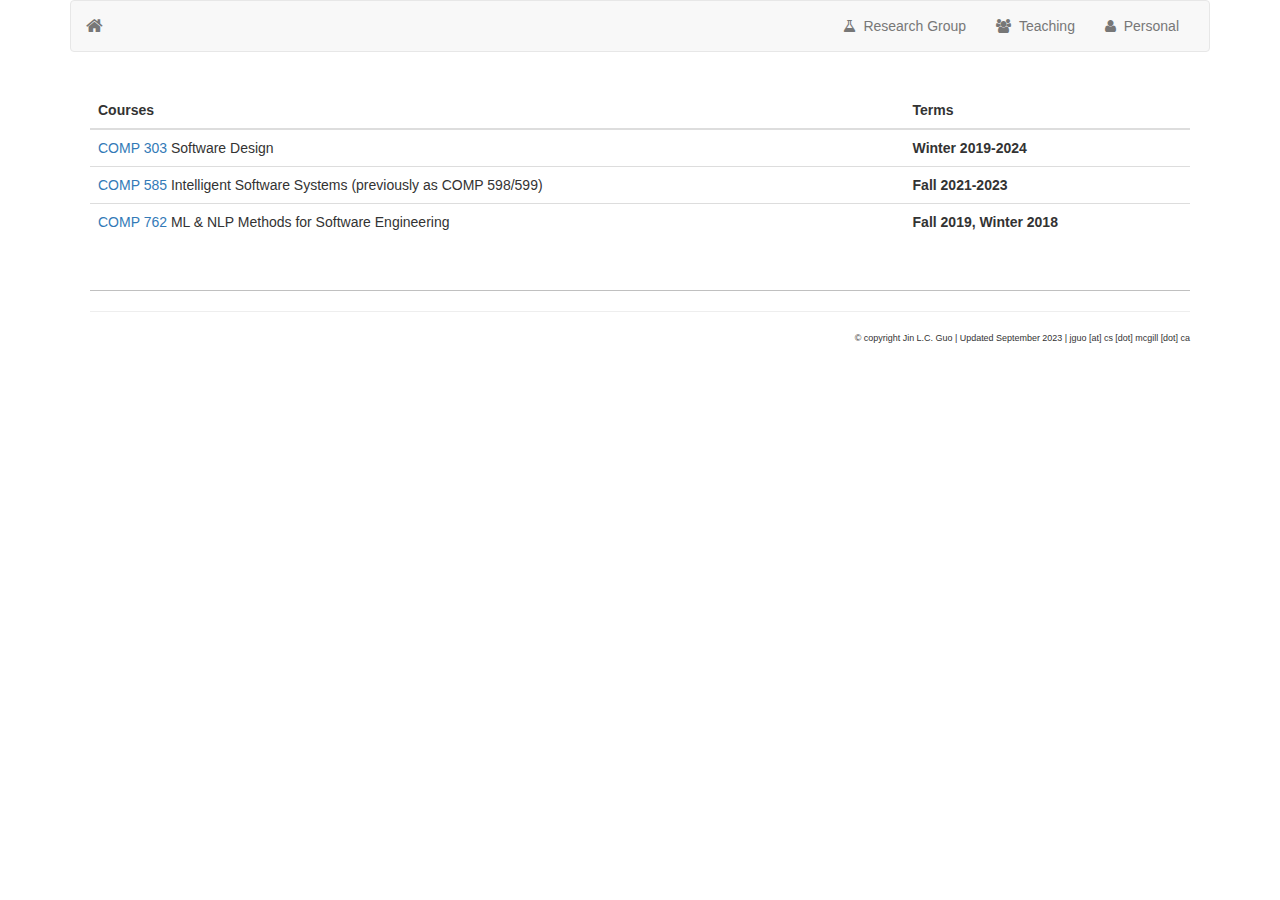
<file: teaching.html>
<!DOCTYPE html>
<html lang="en">
	<head>
		<meta charset="utf-8">
		<meta http-equiv="X-UA-Compatible" content="IE=edge">
		<meta name="viewport" content="width=device-width, initial-scale=1">
		<title>Jin L.C. Guo | SE Researcher</title>

		<link href="css/bootstrap.min.css" rel="stylesheet">
		<link href="css/font-awesome.min.css" rel="stylesheet">
		<link href="css/maincss.css" rel="stylesheet">

		<!-- HTML5 Shim and Respond.js IE8 support of HTML5 elements and media queries -->
		<!-- WARNING: Respond.js doesn't work if you view the page via file:// -->
	    	<!--[if lt IE 9]>
	   		   	<script src="https://oss.maxcdn.com/libs/html5shiv/3.7.0/html5shiv.js"></script>
	      		<script src="https://oss.maxcdn.com/libs/respond.js/1.4.2/respond.min.js"></script>
	    	<![endif]-->
  	</head>
  	<body>
  		<div class="container">
				<nav class="navbar navbar-default">
						<div class="container-fluid">
							<!-- Brand and toggle get grouped for better mobile display -->
							<div class="navbar-header">
								<button type="button" class="navbar-toggle collapsed" data-toggle="collapse" data-target="#navbar-responsive-collapse" aria-expanded="false">
									<span class="sr-only">Toggle navigation</span>
									<span class="icon-bar"></span>
									<span class="icon-bar"></span>
									<span class="icon-bar"></span>
								</button>
								<a class="navbar-brand" href="index.html">
									<i class="fa fa-home"></i> &nbsp;
								</a>
							</div>
		
							<!-- Collect the nav links, forms, and other content for toggling -->
							<div class="collapse navbar-collapse" id="navbar-responsive-collapse">
								<ul class="nav navbar-nav navbar-right">		
									<li><a href="lab.html"><i class="fa fa-flask"></i> &nbsp;Research Group</a></li>		
									<li><a href="teaching.html"><i class="fa fa-users"></i> &nbsp;Teaching</a></li>
									<li><a href="personal.html"><i class="fa fa-user"></i> &nbsp;Personal</a></li>
								</ul>
							</div><!-- /.navbar-collapse -->
						</div><!-- /.container-fluid -->
					</nav>

			<div class="row main-content">



				<div class="col-xs-12">
					<div class="sectionContent">
								<table class="table">
									<thead>
											<tr>
												<th>Courses</th>
												<th>Terms</th>
											</tr>
									</thead>
									<tbody>
										<tr>
											<td><a href="https://github.com/jin-guo/COMP303" target="_blank">COMP 303</a> Software Design</td>
											<td><strong>Winter 2019-2024 </strong></td>

										</tr>
										<tr>
											<td><a href="https://github.com/jin-guo/COMP585" target="_blank">COMP 585</a> Intelligent Software Systems (previously as COMP 598/599) </td>
											<td><strong>Fall 2021-2023</strong></td>

										</tr>
										<tr>
											<td><a href="http://jguo-web.com/COMP762_Fall2019/" target="_blank">COMP 762</a> ML & NLP Methods for Software Engineering</td>
											<td><strong>Fall 2019, Winter 2018</strong></td>
										</tr>
										<tr>
									</tbody>
							<table>
					</div>
				</div>
			</div>

			<footer>
				<hr>
				<p class="text-right copyright">&copy; copyright Jin L.C. Guo | Updated September 2023
				| jguo [at] cs [dot] mcgill [dot] ca<p>
			</footer>
		</div>

    	<script src="js/jquery.min.js"></script>
    	<script src="js/bootstrap.min.js"></script>

  	</body>
</html>
</file>
<file: css/maincss.css>
.itemize{
	padding-top: 5px;
	padding-bottom: 5px;
}

.social-media-icons {
	font-size: 1.5em;
	margin-right: 0.3em;
}

.facebook-icon {
	color:#3b5998;
}

.linkedin-icon {
	color:#0077b5;
}

.googleplus-icon {
	color:#dd4b39;
}

.word-cloud {
	max-width: 450px;
}

.copyright {
	font-size: 0.8em;
}

.sidebar {
	width: 100%;
	background-color: #f8f8f8;
	border-radius:4px;
	border: 1px solid;
	border-color: #e7e7e7;
}

.sidebar .nav>li>.nav-category {
	display: block;
	padding: 10px 15px;
    font-size: 1.2em;
    color: #000;
    font-weight: 500;
}

.nav>li>a {
    color: #000;
    font-weight: 400;
}

.nav>.active>a {
	background-color: #eeeeee;
    font-weight: 500;
}

.CV_primary_list {
	list-style-type: none;
}

.CV_primary_list > li {
	margin-bottom: 10px;
}

.section{
	border: 1px solid #dddddd;
	border-radius: 4px;
	margin-bottom: 20px;
}

.sectionHeader{
	padding: 1px 20px;
	border-radius: 4px;
	background-color: #eeeeee;
}

.sectionHeader > h4 {
	line-height: 25px;
}

.sectionContent{
	padding: 20px;
}

.centered{
	display:block;
	margin-left: auto;
    margin-right: auto;
}

img.in-project{
	max-width:100%;
	width:500px;
}

.carousel-inner{
	background-color: #fafafa;
	cursor: pointer;
}

.carousel-control.left {
  background-image: -webkit-linear-gradient(left, rgba(0, 0, 0, .1) 0%, rgba(0, 0, 0, .0001) 100%);
  background-image:      -o-linear-gradient(left, rgba(0, 0, 0, .1) 0%, rgba(0, 0, 0, .0001) 100%);
  background-image: -webkit-gradient(linear, left top, right top, from(rgba(0, 0, 0, .1)), to(rgba(0, 0, 0, .0001)));
  background-image:         linear-gradient(to right, rgba(0, 0, 0, .1) 0%, rgba(0, 0, 0, .0001) 100%);
  filter: progid:DXImageTransform.Microsoft.gradient(startColorstr='#80000000', endColorstr='#00000000', GradientType=1);
  background-repeat: repeat-x;
}
.carousel-control.right {
  right: 0;
  left: auto;
  background-image: -webkit-linear-gradient(left, rgba(0, 0, 0, .0001) 0%, rgba(0, 0, 0, .1) 100%);
  background-image:      -o-linear-gradient(left, rgba(0, 0, 0, .0001) 0%, rgba(0, 0, 0, .1) 100%);
  background-image: -webkit-gradient(linear, left top, right top, from(rgba(0, 0, 0, .0001)), to(rgba(0, 0, 0, .1)));
  background-image:         linear-gradient(to right, rgba(0, 0, 0, .0001) 0%, rgba(0, 0, 0, .1) 100%);
  filter: progid:DXImageTransform.Microsoft.gradient(startColorstr='#00000000', endColorstr='#80000000', GradientType=1);
  background-repeat: repeat-x;
}

.carousel-control {
  filter: alpha(opacity=70);
  opacity: .7;
}

.carousel-control:hover,
.carousel-control:focus {
  filter: alpha(opacity=95);
  opacity: .95;
}

.slide{
	margin-bottom: 20px;
}

.carousel-indicators{
	bottom: -35px;
}
.carousel-indicators li {
  background-color: #f2f5f5;
  border: 1px solid #999999;
}
.carousel-indicators .active {
  background-color: #666666;
}

.pattern-table{
	margin: 8px auto;
}

.pattern-table > thead > tr > th {
	border-top:solid 1.5pt;
	border-left:none;
	border-bottom:solid 1.0pt;
	border-right:none;
	font-weight: 500;
	font-size: 0.85em;
	text-align: center;
}

.pattern-table > tbody > tr > td {
	border:none;
	border-bottom:solid 1.0pt;
	padding: 0pt 5pt;
	font-size: 0.8em;
}

.pattern-table > tbody > tr > td.category {
	font-weight: 500;
}

a.pill{
	-webkit-border-radius: 12px;
	-moz-border-radius: 12px;
	border-radius: 12px;
	text-decoration:none;
	color:#333333;
	font-size:12px;
	font-weight:bold;
	padding:0 15px;
	line-height:24px;
	height: auto;
	display:inline-block;
	text-align:center;
	background-color:#DDDDDD;
}

a.pill:hover{
	background-color:#F6F6F6;
}

@media screen and (min-width: 768px) {
	#img-viewer-model-dialog {
		width: 90%;
	}
}

@media screen and (min-width: 992px) {
	#img-viewer-model-dialog {
		width: 900px;
	}
}

footer {
  margin-top: 50px;
  border-top: 1px solid silver;
  font-size: 0.8em;
}

footer ol {
  padding-left: 20px;
}

/**
 * Initialiazing a `footnotes` counter on the wrapper
 */
article {
  counter-reset: footnotes;
}

/**
 * Inline footnotes references
 * 1. Increment the counter at each new reference
 * 2. Reset link styles to make it appear like regular text
 */
[aria-describedby="footnote-label"] {
  counter-increment: footnotes; /* 1 */
  text-decoration: none; /* 2 */
  color: inherit; /* 2 */
  cursor: default; /* 2 */
  outline: none; /* 2 */
}

/**
 * Actual numbered references
 * 1. Display the current state of the counter (e.g. `[1]`)
 * 2. Align text as superscript
 * 3. Make the number smaller (since it's superscript)
 * 4. Slightly offset the number from the text
 * 5. Reset link styles on the number to show it's usable
 */
[aria-describedby="footnote-label"]::after {
  content: '[' counter(footnotes) ']'; /* 1 */
  vertical-align: super; /* 2 */
  font-size: 0.5em; /* 3 */
  margin-left: 2px; /* 4 */
  color: blue; /* 5 */
  text-decoration: underline; /* 5 */
  cursor: pointer; /* 5 */
}

/**
 * Resetting the default focused styles on the number
 */
[aria-describedby="footnote-label"]:focus::after {
  outline: thin dotted;
  outline-offset: 2px;
}

[aria-label="Back to content"] {
  font-size: 0.8em;
}

/**
 * Highlight target note
 */
footer :target {
  background: yellow;
}

/**
 * Visually hidden yet accessible content
 */
.visually-hidden {
  position: absolute;
  clip: rect(0 0 0 0);
  visibility: hidden;
  opacity: 0;
}

.text-intro {
	text-align: justify;
	margin-left: auto;
	margin-right:20px;
}
</file>
<file: css/cv.css>
.subCategory {
	margin: 10px 0 0 22px;
}
 
/* start css.sty */
.pplr9d-x-x-207{font-size:207%;}
.ectt-1000{ font-family: monospace;}
.pplb9d-{font-weight: bold;}
.pplri9d-{font-style: italic;}
p.noindent { text-indent: 0em }
td p.noindent { text-indent: 0em; margin-top:0em; }
p.nopar { text-indent: 0em; }
p.indent{ text-indent: 1.5em }
@media print {div.crosslinks {visibility:hidden;}}
a img { border-top: 0; border-left: 0; border-right: 0; }
center { margin-top:1em; margin-bottom:1em; }
td center { margin-top:0em; margin-bottom:0em; }
.Canvas { position:relative; }
img.math{vertical-align:middle;}
li p.indent { text-indent: 0em }
li p:first-child{ margin-top:0em; }
li p:last-child, li div:last-child { margin-bottom:0.5em; }
li p~ul:last-child, li p~ol:last-child{ margin-bottom:0.5em; }
.enumerate1 {list-style-type:decimal;}
.enumerate2 {list-style-type:lower-alpha;}
.enumerate3 {list-style-type:lower-roman;}
.enumerate4 {list-style-type:upper-alpha;}
div.newtheorem { margin-bottom: 2em; margin-top: 2em;}
.obeylines-h,.obeylines-v {white-space: nowrap; }
div.obeylines-v p { margin-top:0; margin-bottom:0; }
.overline{ text-decoration:overline; }
.overline img{ border-top: 1px solid black; }
td.displaylines {text-align:center; white-space:nowrap;}
.centerline {text-align:center;}
.rightline {text-align:right;}
div.verbatim {font-family: monospace; white-space: nowrap; text-align:left; clear:both; }
.fbox {padding-left:3.0pt; padding-right:3.0pt; text-indent:0pt; border:solid black 0.4pt; }
div.fbox {display:table}
div.center div.fbox {text-align:center; clear:both; padding-left:3.0pt; padding-right:3.0pt; text-indent:0pt; border:solid black 0.4pt; }
div.minipage{width:100%;}
div.center, div.center div.center {text-align: center; margin-left:1em; margin-right:1em;}
div.center div {text-align: left;}
div.flushright, div.flushright div.flushright {text-align: right;}
div.flushright div {text-align: left;}
div.flushleft {text-align: left;}
.underline{ text-decoration:underline; }
.underline img{ border-bottom: 1px solid black; margin-bottom:1pt; }
.framebox-c, .framebox-l, .framebox-r { padding-left:3.0pt; padding-right:3.0pt; text-indent:0pt; border:solid black 0.4pt; }
.framebox-c {text-align:center;}
.framebox-l {text-align:left;}
.framebox-r {text-align:right;}
span.thank-mark{ vertical-align: super }
span.footnote-mark sup.textsuperscript, span.footnote-mark a sup.textsuperscript{ font-size:80%; }
div.tabular, div.center div.tabular {text-align: center; margin-top:0.5em; margin-bottom:0.5em; }
table.tabular td p{margin-top:0em;}
table.tabular {margin-left: auto; margin-right: auto;}
td p:first-child{ margin-top:0em; }
td p:last-child{ margin-bottom:0em; }
div.td00{ margin-left:0pt; margin-right:0pt; }
div.td01{ margin-left:0pt; margin-right:5pt; }
div.td10{ margin-left:5pt; margin-right:0pt; }
div.td11{ margin-left:5pt; margin-right:5pt; }
table[rules] {border-left:solid black 0.4pt; border-right:solid black 0.4pt; }
td.td00{ padding-left:0pt; padding-right:0pt; }
td.td01{ padding-left:0pt; padding-right:5pt; }
td.td10{ padding-left:5pt; padding-right:0pt; }
td.td11{ padding-left:5pt; padding-right:5pt; }
table[rules] {border-left:solid black 0.4pt; border-right:solid black 0.4pt; }
.hline hr, .cline hr{ height : 1px; margin:0px; }
.tabbing-right {text-align:right;}
span.TEX {letter-spacing: -0.125em; }
span.TEX span.E{ position:relative;top:0.5ex;left:-0.0417em;}
a span.TEX span.E {text-decoration: none; }
span.LATEX span.A{ position:relative; top:-0.5ex; left:-0.4em; font-size:85%;}
span.LATEX span.TEX{ position:relative; left: -0.4em; }
div.float, div.figure {margin-left: auto; margin-right: auto;}
div.float img {text-align:center;}
div.figure img {text-align:center;}
.marginpar {width:20%; float:right; text-align:left; margin-left:auto; margin-top:0.5em; font-size:85%; text-decoration:underline;}
.marginpar p{margin-top:0.4em; margin-bottom:0.4em;}
table.equation {width:100%;}
.equation td{text-align:center; }
td.equation { margin-top:1em; margin-bottom:1em; } 
td.equation-label { width:5%; text-align:center; }
td.eqnarray4 { width:5%; white-space: normal; }
td.eqnarray2 { width:5%; }
table.eqnarray-star, table.eqnarray {width:100%;}
div.eqnarray{text-align:center;}
div.array {text-align:center;}
div.pmatrix {text-align:center;}
table.pmatrix {width:100%;}
span.pmatrix img{vertical-align:middle;}
div.pmatrix {text-align:center;}
table.pmatrix {width:100%;}
span.bar-css {text-decoration:overline;}
img.cdots{vertical-align:middle;}
.partToc a, .partToc, .likepartToc a, .likepartToc {line-height: 200%; font-weight:bold; font-size:110%;}
.index-item, .index-subitem, .index-subsubitem {display:block}
div.caption {text-indent:-2em; margin-left:3em; margin-right:1em; text-align:left;}
div.caption span.id{font-weight: bold; white-space: nowrap; }
h1.partHead{text-align: center}
p.bibitem { text-indent: -2em; margin-left: 2em; margin-top:0.6em; margin-bottom:0.6em; }
p.bibitem-p { text-indent: 0em; margin-left: 2em; margin-top:0.6em; margin-bottom:0.6em; }
.paragraphHead, .likeparagraphHead { margin-top:2em; font-weight: bold;}
.subparagraphHead, .likesubparagraphHead { font-weight: bold;}
.quote {margin-bottom:0.25em; margin-top:0.25em; margin-left:1em; margin-right:1em; text-align:justify;}
.verse{white-space:nowrap; margin-left:2em}
div.maketitle {text-align:center;}
h2.titleHead{text-align:center;}
div.maketitle{ margin-bottom: 2em; }
div.author, div.date {text-align:center;}
div.thanks{text-align:left; margin-left:10%; font-size:85%; font-style:italic; }
div.author{white-space: nowrap;}
.quotation {margin-bottom:0.25em; margin-top:0.25em; margin-left:1em; }
.abstract p {margin-left:5%; margin-right:5%;}
div.abstract {width:100%;}
/* end css.sty */
</file>
<file: css/stu.css>
.img-circle {
  display: block;
  max-width: 35%;
  height: auto;
  margin-left: auto;
  margin-right: auto;
  }

.stu-bio {
    text-align: justify;
    margin-left: 20px;
    margin-right:20px;
}

.bb-accordion {
  border: 1px solid #394EFF;
  border-width: 1px 0;
  display: block;
  margin-bottom: 40px;
  position: relative
}

.bb-accordion.bb-accordion-expanded:before, .bb-no-js .bb-accordion:focus:before {
  transform: rotate(225deg);
  -ms-transform: rotate(225deg);
  transition-duration: 480ms
}

.bb-accordion.bb-accordion-expanded .bb-accordion-content, .bb-no-js .bb-accordion:focus .bb-accordion-content {
  animation-name: overflowVisible;
  animation-delay: 960ms;
  max-height: 120em;
  transition-delay: 240ms;
  transition-duration: 720ms
}

.bb-accordion:not(.bb-accordion-expanded) .bb-accordion-content > * ,
.bb-no-js .bb-accordion:not(:focus) .bb-accordion-content > * {
    opacity: 0
}

.bb-no-js .bb-accordion:not(.bb-accordion-expanded):focus .bb-accordion-content > * {
    opacity: 1;
    transition-delay: 960ms;
    transition-duration: 240ms
}
</file>
<file: css/agency.min.css>
/*!
 * Start Bootstrap - Agency v3.3.7+1 (http://startbootstrap.com/template-overviews/agency)
 * Copyright 2013-2016 Start Bootstrap
 * Licensed under MIT (https://github.com/BlackrockDigital/startbootstrap/blob/gh-pages/LICENSE)
 */.btn-primary.active,.btn-primary:active,.btn-xl.active,.btn-xl:active,.open .dropdown-toggle.btn-primary,.open .dropdown-toggle.btn-xl{background-image:none}body{overflow-x:hidden;font-family:"Roboto Slab","Helvetica Neue",Helvetica,Arial,sans-serif;webkit-tap-highlight-color:#fed136}.btn-primary,.btn-xl,h1,h2,h3,h4,h5,h6{font-family:Montserrat,"Helvetica Neue",Helvetica,Arial,sans-serif;text-transform:uppercase;font-weight:700}.text-muted{color:#777}.text-primary,a{color:#fed136}p{font-size:14px;line-height:1.75}p.large{font-size:16px}a,a.active,a:active,a:focus,a:hover{outline:0}a.active,a:active,a:focus,a:hover{color:#fec503}.img-centered{margin:0 auto}.bg-light-gray{background-color:#eee}.bg-darkest-gray{background-color:#222}.btn-primary{color:#fff;background-color:#fed136;border-color:#fed136}.btn-primary.active,.btn-primary:active,.btn-primary:focus,.btn-primary:hover,.open .dropdown-toggle.btn-primary{color:#fff;background-color:#fec503;border-color:#f6bf01}.btn-primary.disabled,.btn-primary.disabled.active,.btn-primary.disabled:active,.btn-primary.disabled:focus,.btn-primary.disabled:hover,.btn-primary[disabled],.btn-primary[disabled].active,.btn-primary[disabled]:active,.btn-primary[disabled]:focus,.btn-primary[disabled]:hover,fieldset[disabled] .btn-primary,fieldset[disabled] .btn-primary.active,fieldset[disabled] .btn-primary:active,fieldset[disabled] .btn-primary:focus,fieldset[disabled] .btn-primary:hover{background-color:#fed136;border-color:#fed136}.btn-primary .badge{color:#fed136;background-color:#fff}.btn-xl{color:#fff;background-color:#fed136;border-color:#fed136;border-radius:3px;font-size:18px;padding:20px 40px}.btn-xl.active,.btn-xl:active,.btn-xl:focus,.btn-xl:hover,.open .dropdown-toggle.btn-xl{color:#fff;background-color:#fec503;border-color:#f6bf01}.btn-xl.disabled,.btn-xl.disabled.active,.btn-xl.disabled:active,.btn-xl.disabled:focus,.btn-xl.disabled:hover,.btn-xl[disabled],.btn-xl[disabled].active,.btn-xl[disabled]:active,.btn-xl[disabled]:focus,.btn-xl[disabled]:hover,fieldset[disabled] .btn-xl,fieldset[disabled] .btn-xl.active,fieldset[disabled] .btn-xl:active,fieldset[disabled] .btn-xl:focus,fieldset[disabled] .btn-xl:hover{background-color:#fed136;border-color:#fed136}.btn-xl .badge{color:#fed136;background-color:#fff}.navbar-custom{background-color:#222;border-color:transparent}.navbar-custom .navbar-brand{color:#fed136;font-family:"Kaushan Script","Helvetica Neue",Helvetica,Arial,cursive}.navbar-custom .navbar-brand.active,.navbar-custom .navbar-brand:active,.navbar-custom .navbar-brand:focus,.navbar-custom .navbar-brand:hover{color:#fec503}.navbar-custom .nav li a,.navbar-custom .navbar-toggle{font-family:Montserrat,"Helvetica Neue",Helvetica,Arial,sans-serif;color:#fff;text-transform:uppercase}.navbar-custom .navbar-collapse{border-color:rgba(255,255,255,.02)}.navbar-custom .navbar-toggle{background-color:#fed136;border-color:#fed136;font-size:12px}.navbar-custom .navbar-toggle:focus,.navbar-custom .navbar-toggle:hover{background-color:#fed136}.navbar-custom .nav li a{font-weight:400;letter-spacing:1px}.navbar-custom .nav li a:focus,.navbar-custom .nav li a:hover{color:#fed136;outline:0}.navbar-custom .navbar-nav>.active>a{border-radius:0;color:#fff;background-color:#fed136}.navbar-custom .navbar-nav>.active>a:focus,.navbar-custom .navbar-nav>.active>a:hover{color:#fff;background-color:#fec503}@media (min-width:768px){.navbar-custom{background-color:transparent;padding:25px 0;-webkit-transition:padding .3s;-moz-transition:padding .3s;transition:padding .3s;border:none}.navbar-custom .navbar-brand{font-size:2em;-webkit-transition:all .3s;-moz-transition:all .3s;transition:all .3s}.navbar-custom .navbar-nav>.active>a{border-radius:3px}.navbar-custom.affix{background-color:#222;padding:10px 0}.navbar-custom.affix .navbar-brand{font-size:1.5em}}header{background-image:url(../img/header-bg.jpg);background-repeat:no-repeat;background-attachment:scroll;background-position:center center;-webkit-background-size:cover;-moz-background-size:cover;background-size:cover;-o-background-size:cover;text-align:center;color:#fff}header .intro-text{padding-top:100px;padding-bottom:50px}header .intro-text .intro-lead-in{font-family:"Droid Serif","Helvetica Neue",Helvetica,Arial,sans-serif;font-style:italic;font-size:22px;line-height:22px;margin-bottom:25px}header .intro-text .intro-heading{font-family:Montserrat,"Helvetica Neue",Helvetica,Arial,sans-serif;text-transform:uppercase;font-weight:700;font-size:50px;line-height:50px;margin-bottom:25px}@media (min-width:768px){header .intro-text{padding-top:300px;padding-bottom:200px}header .intro-text .intro-lead-in{font-family:"Droid Serif","Helvetica Neue",Helvetica,Arial,sans-serif;font-style:italic;font-size:40px;line-height:40px;margin-bottom:25px}header .intro-text .intro-heading{font-family:Montserrat,"Helvetica Neue",Helvetica,Arial,sans-serif;text-transform:uppercase;font-weight:700;font-size:75px;line-height:75px;margin-bottom:50px}}#portfolio .portfolio-item .portfolio-caption p,section h3.section-subheading{font-family:"Droid Serif","Helvetica Neue",Helvetica,Arial,sans-serif;font-style:italic}section{padding:40px 0}section h2.section-heading{font-size:40px;margin-top:0;margin-bottom:15px}section h3.section-subheading{font-size:16px;text-transform:none;font-weight:400;margin-bottom:60px}@media (min-width:768px){section{padding:60px 0}}.service-heading{margin:15px 0;text-transform:none}#portfolio .portfolio-item{margin:0 0 15px;right:0}#portfolio .portfolio-item .portfolio-link{display:block;position:relative;max-width:400px;margin:0 auto}#portfolio .portfolio-item .portfolio-link .portfolio-hover{background:rgba(254,209,54,.9);position:absolute;width:100%;height:100%;opacity:0;transition:all ease .5s;-webkit-transition:all ease .5s;-moz-transition:all ease .5s}#portfolio .portfolio-item .portfolio-link .portfolio-hover:hover{opacity:1}#portfolio .portfolio-item .portfolio-link .portfolio-hover .portfolio-hover-content{position:absolute;width:100%;height:20px;font-size:20px;text-align:center;top:50%;margin-top:-12px;color:#fff}#portfolio .portfolio-item .portfolio-link .portfolio-hover .portfolio-hover-content i{margin-top:-12px}#portfolio .portfolio-item .portfolio-link .portfolio-hover .portfolio-hover-content h3,#portfolio .portfolio-item .portfolio-link .portfolio-hover .portfolio-hover-content h4{margin:0}#portfolio .portfolio-item .portfolio-caption{max-width:400px;margin:0 auto;background-color:#fff;text-align:center;padding:25px}#portfolio .portfolio-item .portfolio-caption h4{text-transform:none;margin:0}#portfolio .portfolio-item .portfolio-caption p{font-size:16px;margin:0}footer span.copyright,footer ul.quicklinks{font-family:Montserrat,"Helvetica Neue",Helvetica,Arial,sans-serif}#portfolio *{z-index:2}@media (min-width:767px){#portfolio .portfolio-item{margin:0 0 30px}}.timeline{list-style:none;padding:0;position:relative}.timeline:before{top:0;bottom:0;position:absolute;content:"";width:2px;background-color:#f1f1f1;left:40px;margin-left:-1.5px}.timeline>li{margin-bottom:50px;position:relative;min-height:50px}.timeline>li:after,.timeline>li:before{content:" ";display:table}.timeline>li:after{clear:both}.timeline>li .timeline-panel{width:100%;float:right;padding:0 20px 0 100px;position:relative;text-align:left}.timeline>li .timeline-panel:before{border-left-width:0;border-right-width:15px;left:-15px;right:auto}.timeline>li .timeline-panel:after{border-left-width:0;border-right-width:14px;left:-14px;right:auto}.timeline>li .timeline-image{left:0;margin-left:0;width:80px;height:80px;position:absolute;z-index:100;background-color:#fed136;color:#fff;border-radius:100%;border:7px solid #f1f1f1;text-align:center}.timeline>li .timeline-image h4{font-size:10px;margin-top:12px;line-height:14px}.timeline>li.timeline-inverted>.timeline-panel{float:right;text-align:left;padding:0 20px 0 100px}.timeline>li.timeline-inverted>.timeline-panel:before{border-left-width:0;border-right-width:15px;left:-15px;right:auto}.timeline>li.timeline-inverted>.timeline-panel:after{border-left-width:0;border-right-width:14px;left:-14px;right:auto}.timeline>li:last-child{margin-bottom:0}.timeline .timeline-heading h4{margin-top:0;color:inherit}.timeline .timeline-heading h4.subheading{text-transform:none}.timeline .timeline-body>p,.timeline .timeline-body>ul{margin-bottom:0}@media (min-width:768px){.timeline:before{left:50%}.timeline>li{margin-bottom:100px;min-height:100px}.timeline>li .timeline-panel{width:41%;float:left;padding:0 20px 20px 30px;text-align:right}.timeline>li .timeline-image{width:100px;height:100px;left:50%;margin-left:-50px}.timeline>li .timeline-image h4{font-size:13px;margin-top:16px;line-height:18px}.timeline>li.timeline-inverted>.timeline-panel{float:right;text-align:left;padding:0 30px 20px 20px}}@media (min-width:992px){.timeline>li .timeline-panel,.timeline>li.timeline-inverted>.timeline-panel{padding:0 20px 20px}.timeline>li{min-height:150px}.timeline>li .timeline-image{width:150px;height:150px;margin-left:-75px}.timeline>li .timeline-image h4{font-size:18px;margin-top:30px;line-height:26px}}@media (min-width:1200px){.timeline>li{min-height:200px}.timeline>li .timeline-panel{padding:0 20px 20px 100px}.timeline>li .timeline-image{width:200px;height:200px;margin-left:-100px}.timeline>li .timeline-image h4{margin-top:40px}.timeline>li.timeline-inverted>.timeline-panel{padding:0 100px 20px 20px}}.team-member{text-align:center;margin-bottom:50px}.team-member img{margin:0 auto;border:7px solid #fff}.team-member h4{margin-top:25px;margin-bottom:0;text-transform:none}.team-member p{margin-top:0}aside.clients img{margin:50px auto}section#contact{background-color:#222;background-image:url(../img/map-image.png);background-position:center;background-repeat:no-repeat}section#contact .section-heading{color:#fff}section#contact .form-group{margin-bottom:25px}section#contact .form-group input,section#contact .form-group textarea{padding:20px}section#contact .form-group input.form-control{height:auto}section#contact .form-group textarea.form-control{height:236px}section#contact .form-control:focus{border-color:#fed136;box-shadow:none}section#contact ::-webkit-input-placeholder{font-family:Montserrat,"Helvetica Neue",Helvetica,Arial,sans-serif;text-transform:uppercase;font-weight:700;color:#eee}section#contact :-moz-placeholder{font-family:Montserrat,"Helvetica Neue",Helvetica,Arial,sans-serif;text-transform:uppercase;font-weight:700;color:#eee}section#contact ::-moz-placeholder{font-family:Montserrat,"Helvetica Neue",Helvetica,Arial,sans-serif;text-transform:uppercase;font-weight:700;color:#eee}section#contact :-ms-input-placeholder{font-family:Montserrat,"Helvetica Neue",Helvetica,Arial,sans-serif;text-transform:uppercase;font-weight:700;color:#eee}section#contact .text-danger{color:#e74c3c}footer{padding:25px 0;text-align:center}footer span.copyright{line-height:40px;text-transform:uppercase;text-transform:none}footer ul.quicklinks{margin-bottom:0;line-height:40px;text-transform:uppercase;text-transform:none}ul.social-buttons{margin-bottom:0}ul.social-buttons li a{display:block;background-color:#222;height:40px;width:40px;border-radius:100%;font-size:20px;line-height:40px;color:#fff;outline:0;-webkit-transition:all .3s;-moz-transition:all .3s;transition:all .3s}ul.social-buttons li a:active,ul.social-buttons li a:focus,ul.social-buttons li a:hover{background-color:#fed136}.btn.active,.btn:active,.btn:active:focus,.btn:focus{outline:0}.portfolio-modal .modal-dialog{margin:0;height:100%;width:auto}.portfolio-modal .modal-content{border-radius:0;background-clip:border-box;-webkit-box-shadow:none;box-shadow:none;border:none;min-height:100%;padding:100px 0;text-align:center}.portfolio-modal .modal-content h2{margin-bottom:15px;font-size:3em}.portfolio-modal .modal-content p{margin-bottom:30px}.portfolio-modal .modal-content p.item-intro{margin:20px 0 30px;font-family:"Droid Serif","Helvetica Neue",Helvetica,Arial,sans-serif;font-style:italic;font-size:16px}.portfolio-modal .modal-content ul.list-inline{margin-bottom:30px;margin-top:0}.portfolio-modal .modal-content img{margin-bottom:30px}.portfolio-modal .close-modal{position:absolute;width:75px;height:75px;background-color:transparent;top:25px;right:25px;cursor:pointer}.portfolio-modal .close-modal:hover{opacity:.3}.portfolio-modal .close-modal .lr{height:75px;width:1px;margin-left:35px;background-color:#222;transform:rotate(45deg);-ms-transform:rotate(45deg);-webkit-transform:rotate(45deg);z-index:1051}.portfolio-modal .close-modal .lr .rl{height:75px;width:1px;background-color:#222;transform:rotate(90deg);-ms-transform:rotate(90deg);-webkit-transform:rotate(90deg);z-index:1052}.portfolio-modal .modal-backdrop{opacity:0;display:none}::-moz-selection{text-shadow:none;background:#fed136}::selection{text-shadow:none;background:#fed136}img::selection{background:0 0}img::-moz-selection{background:0 0}
</file>
